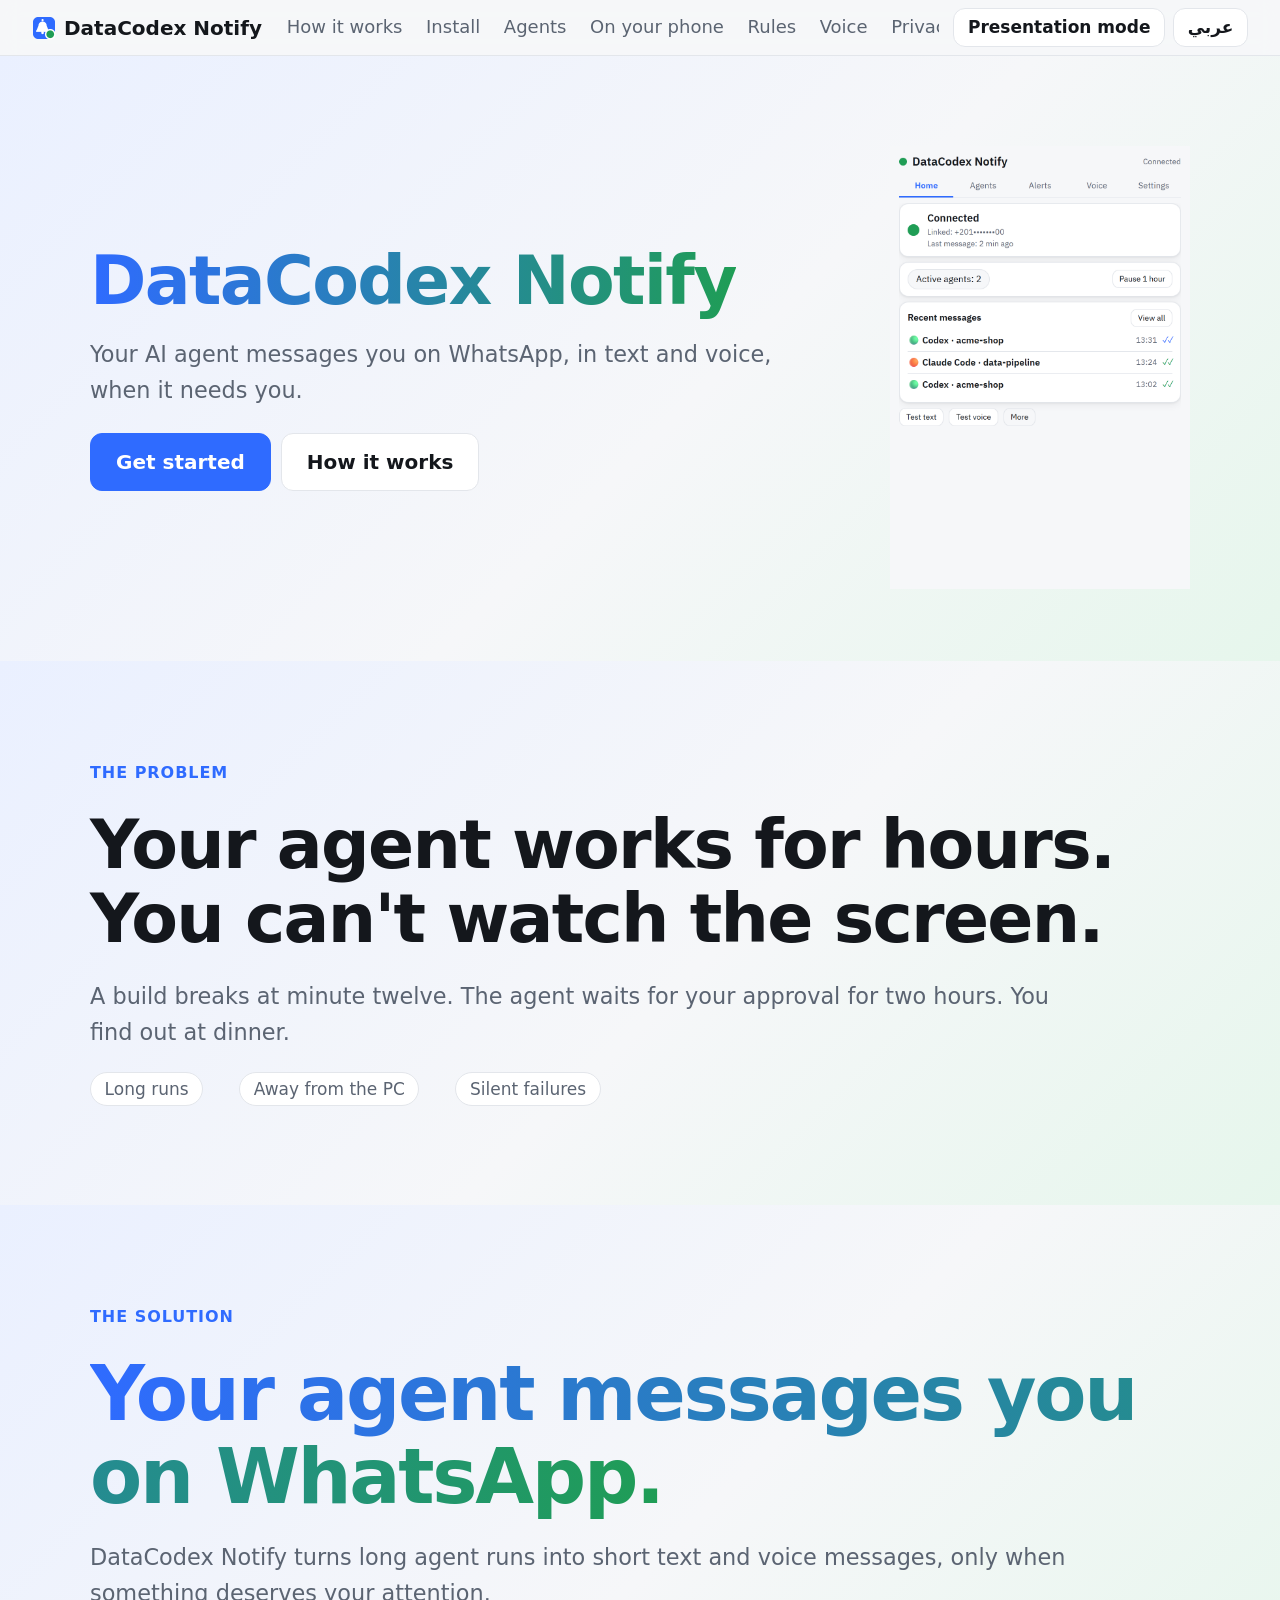
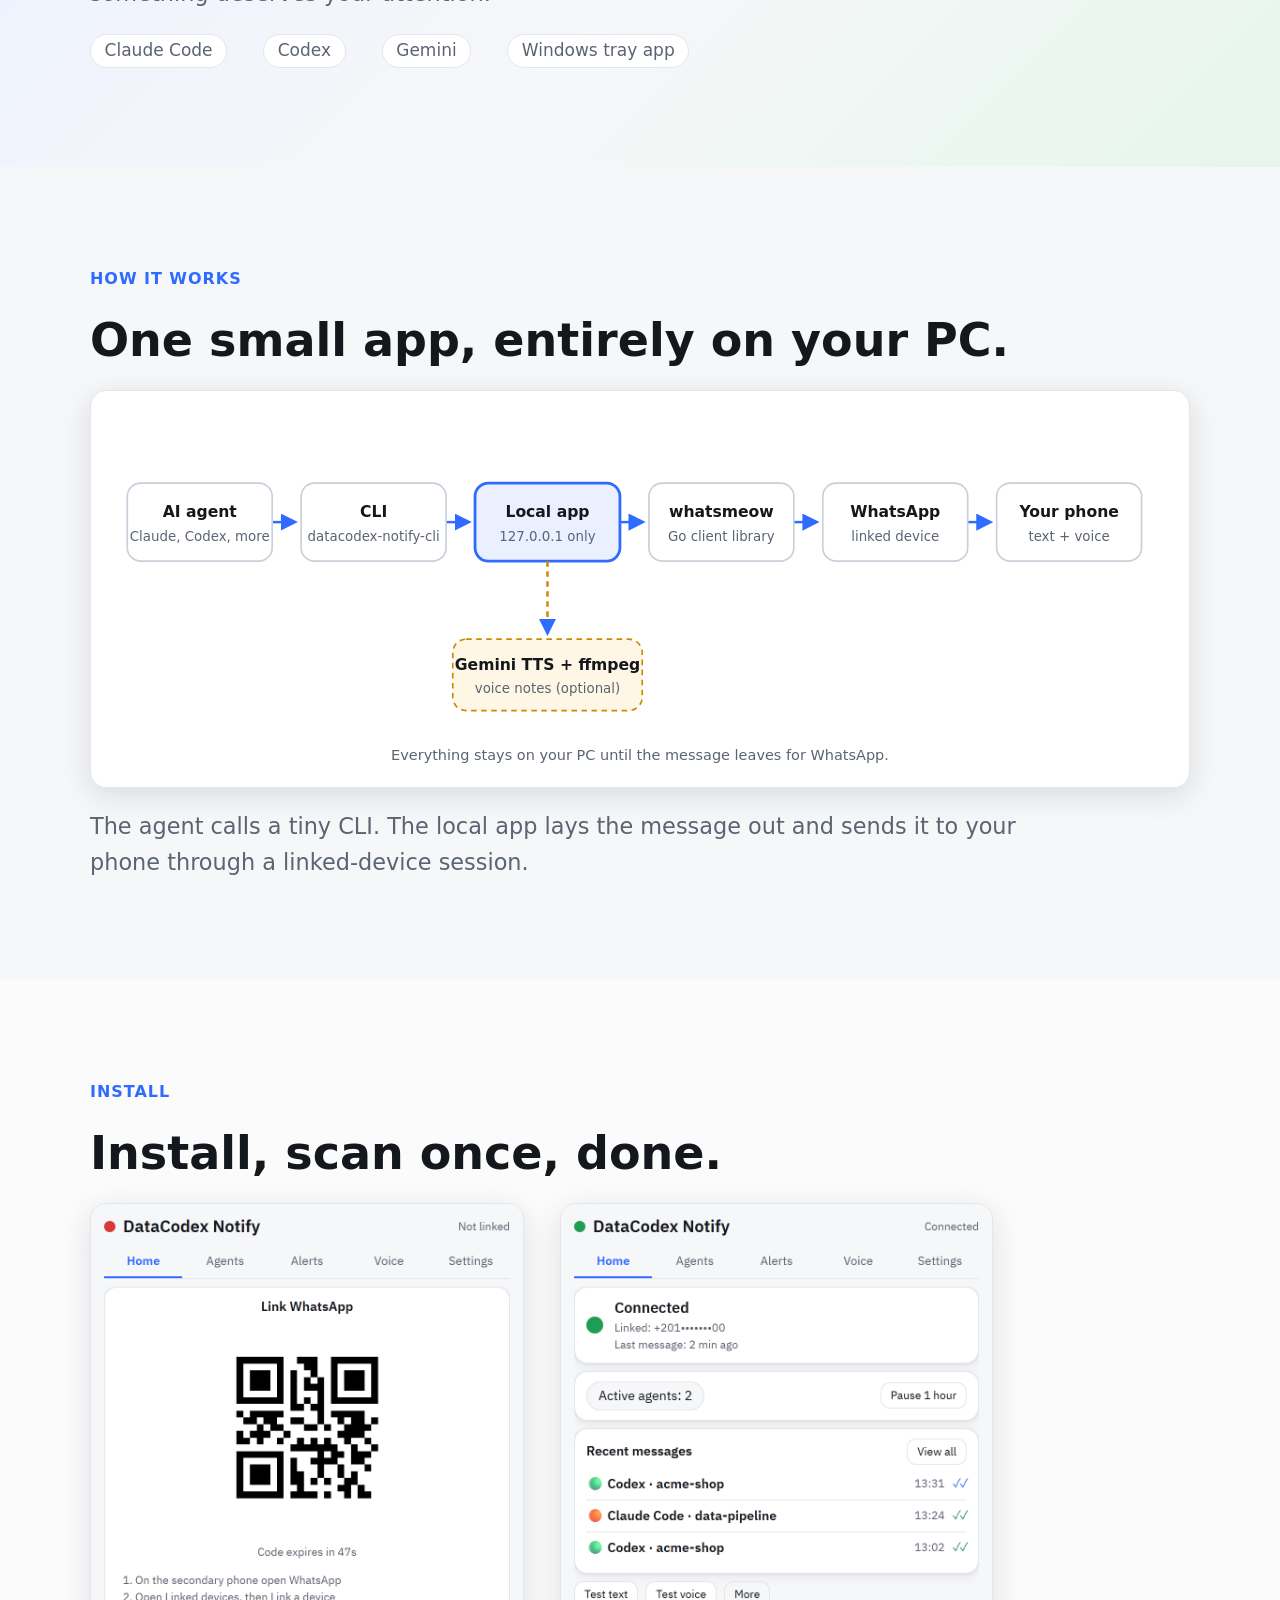
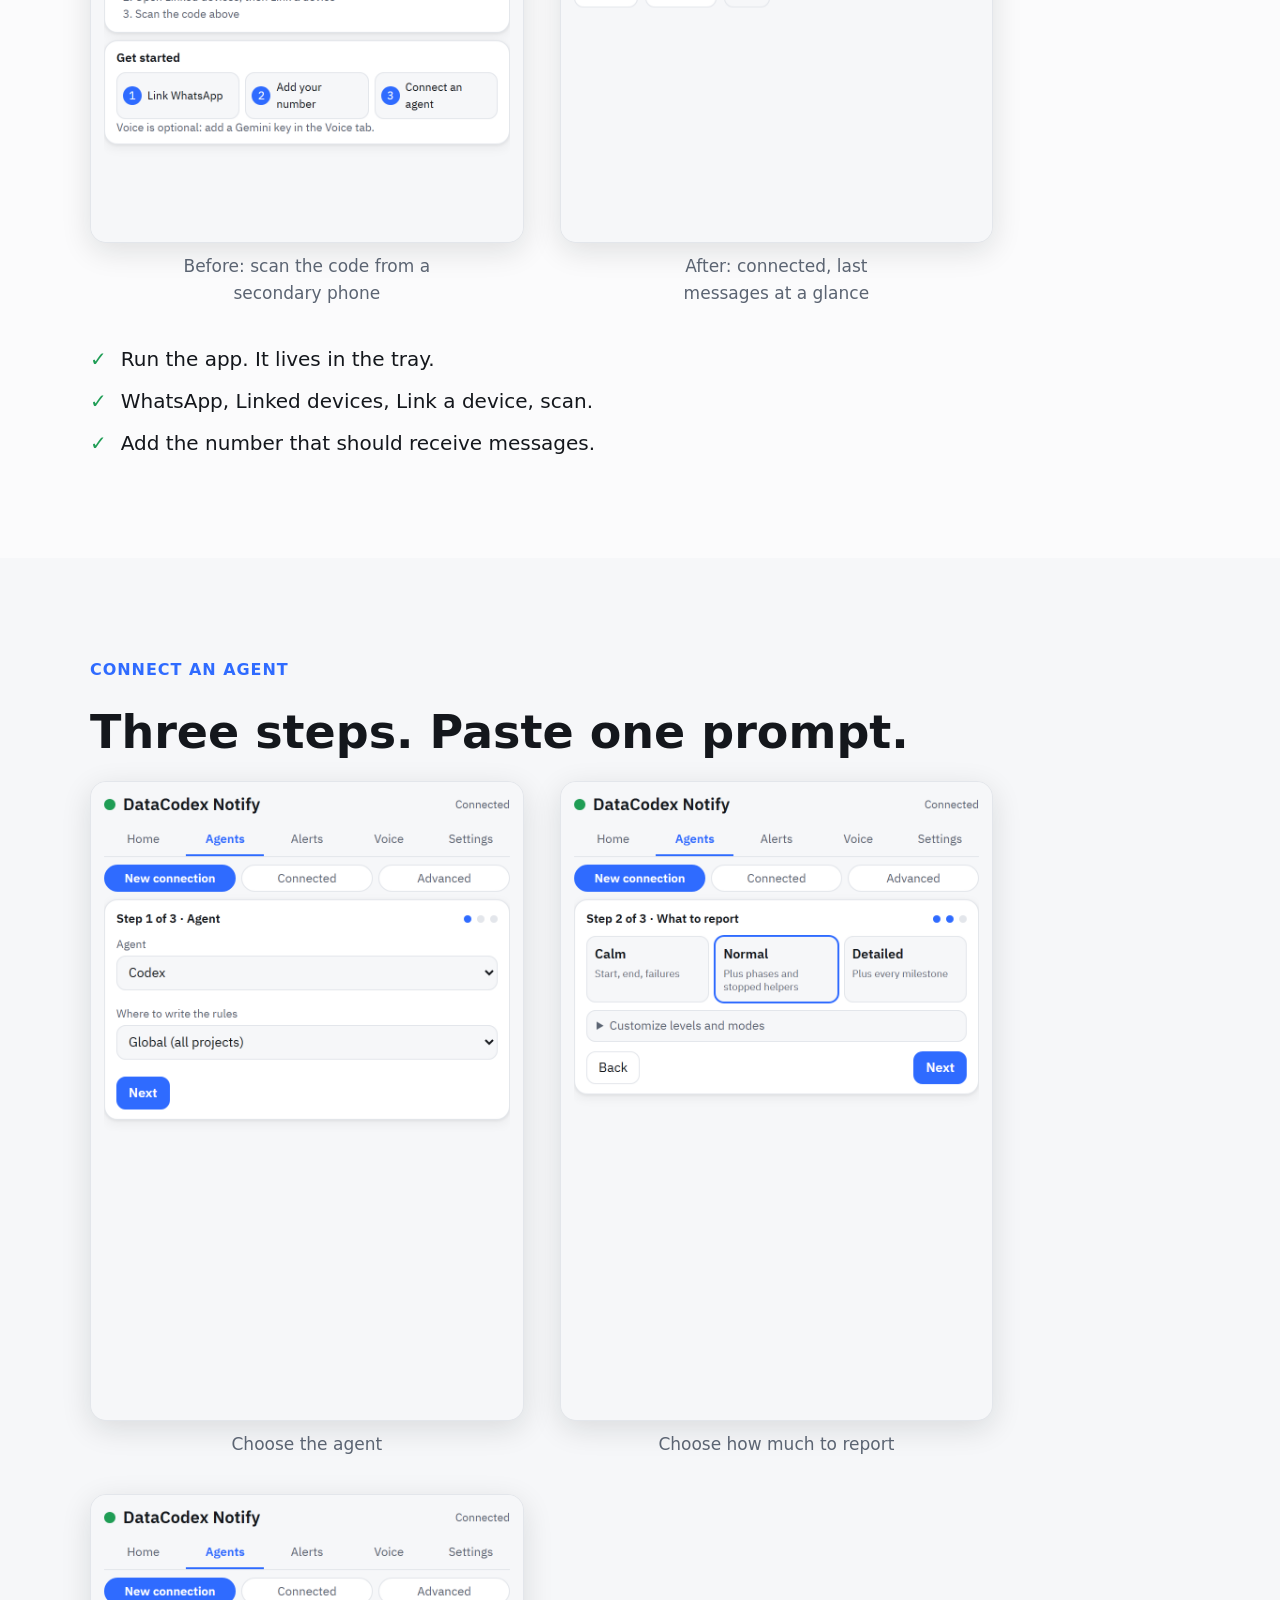
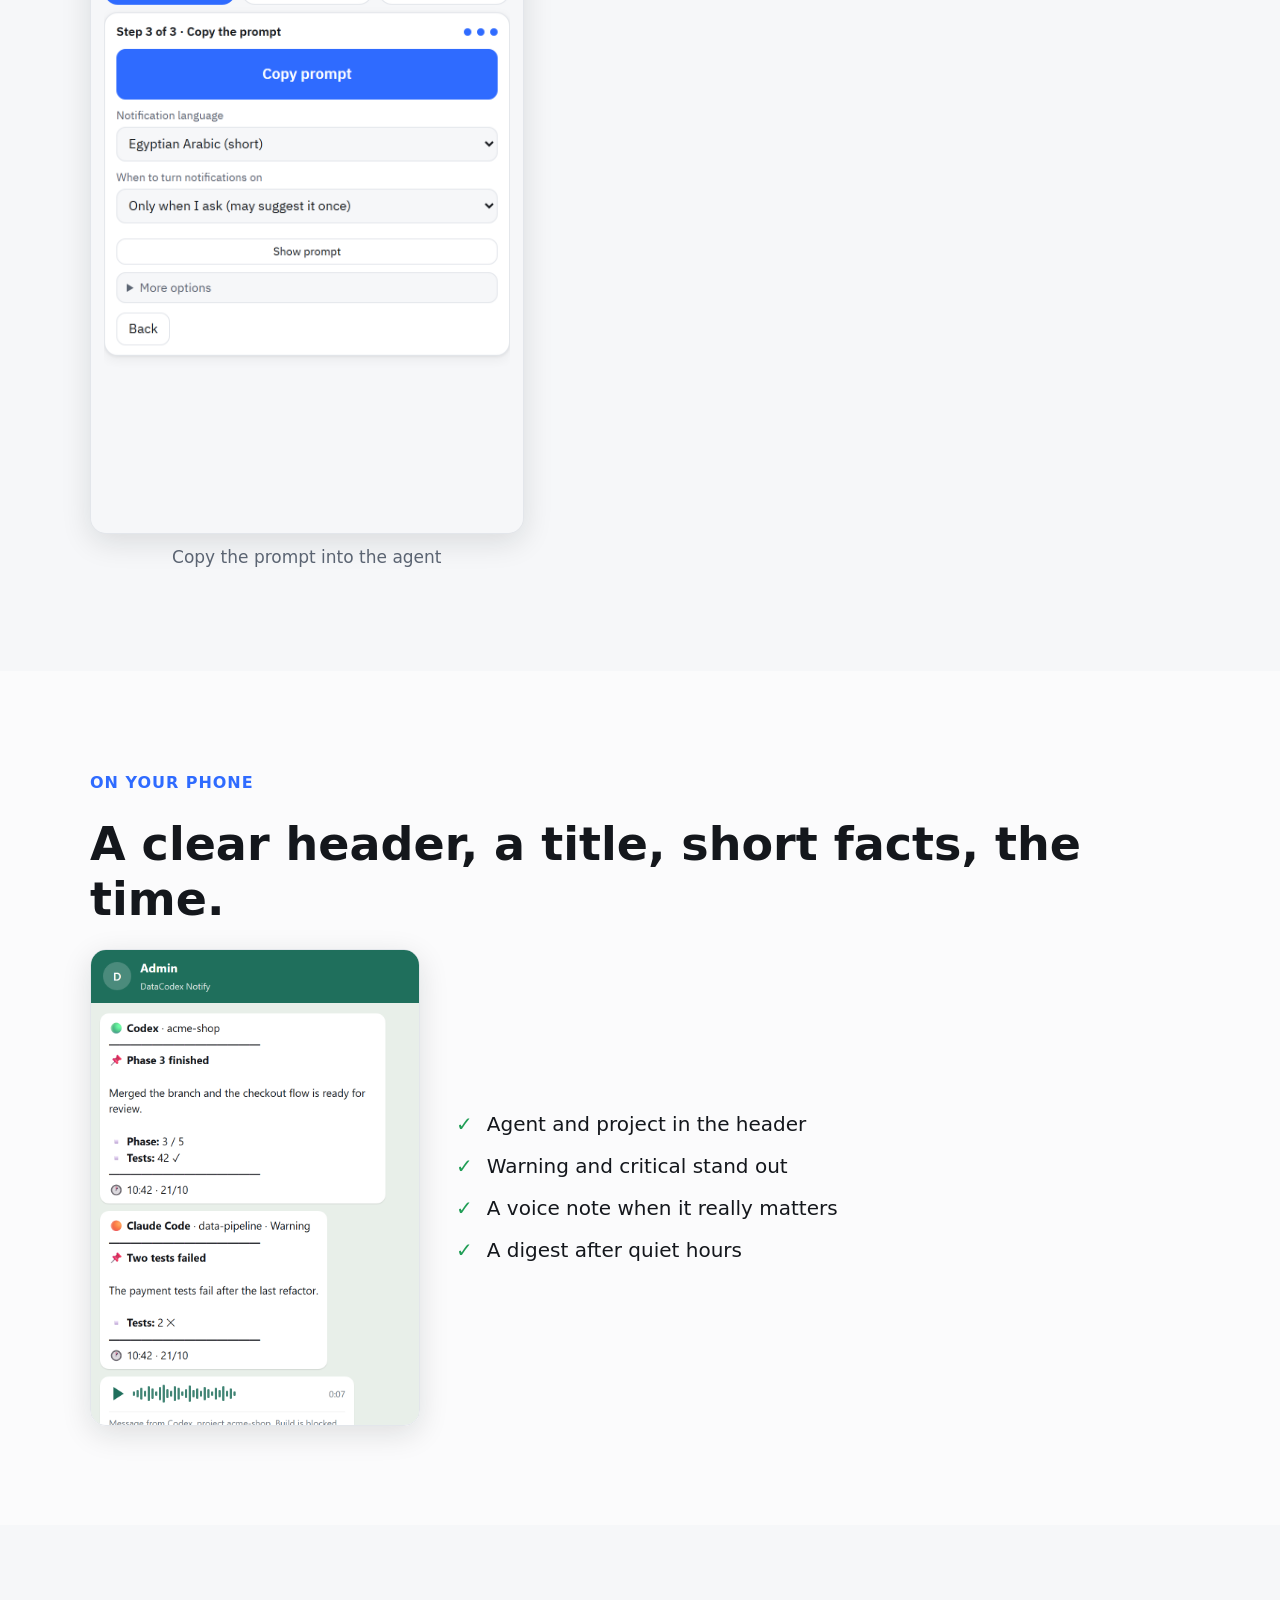
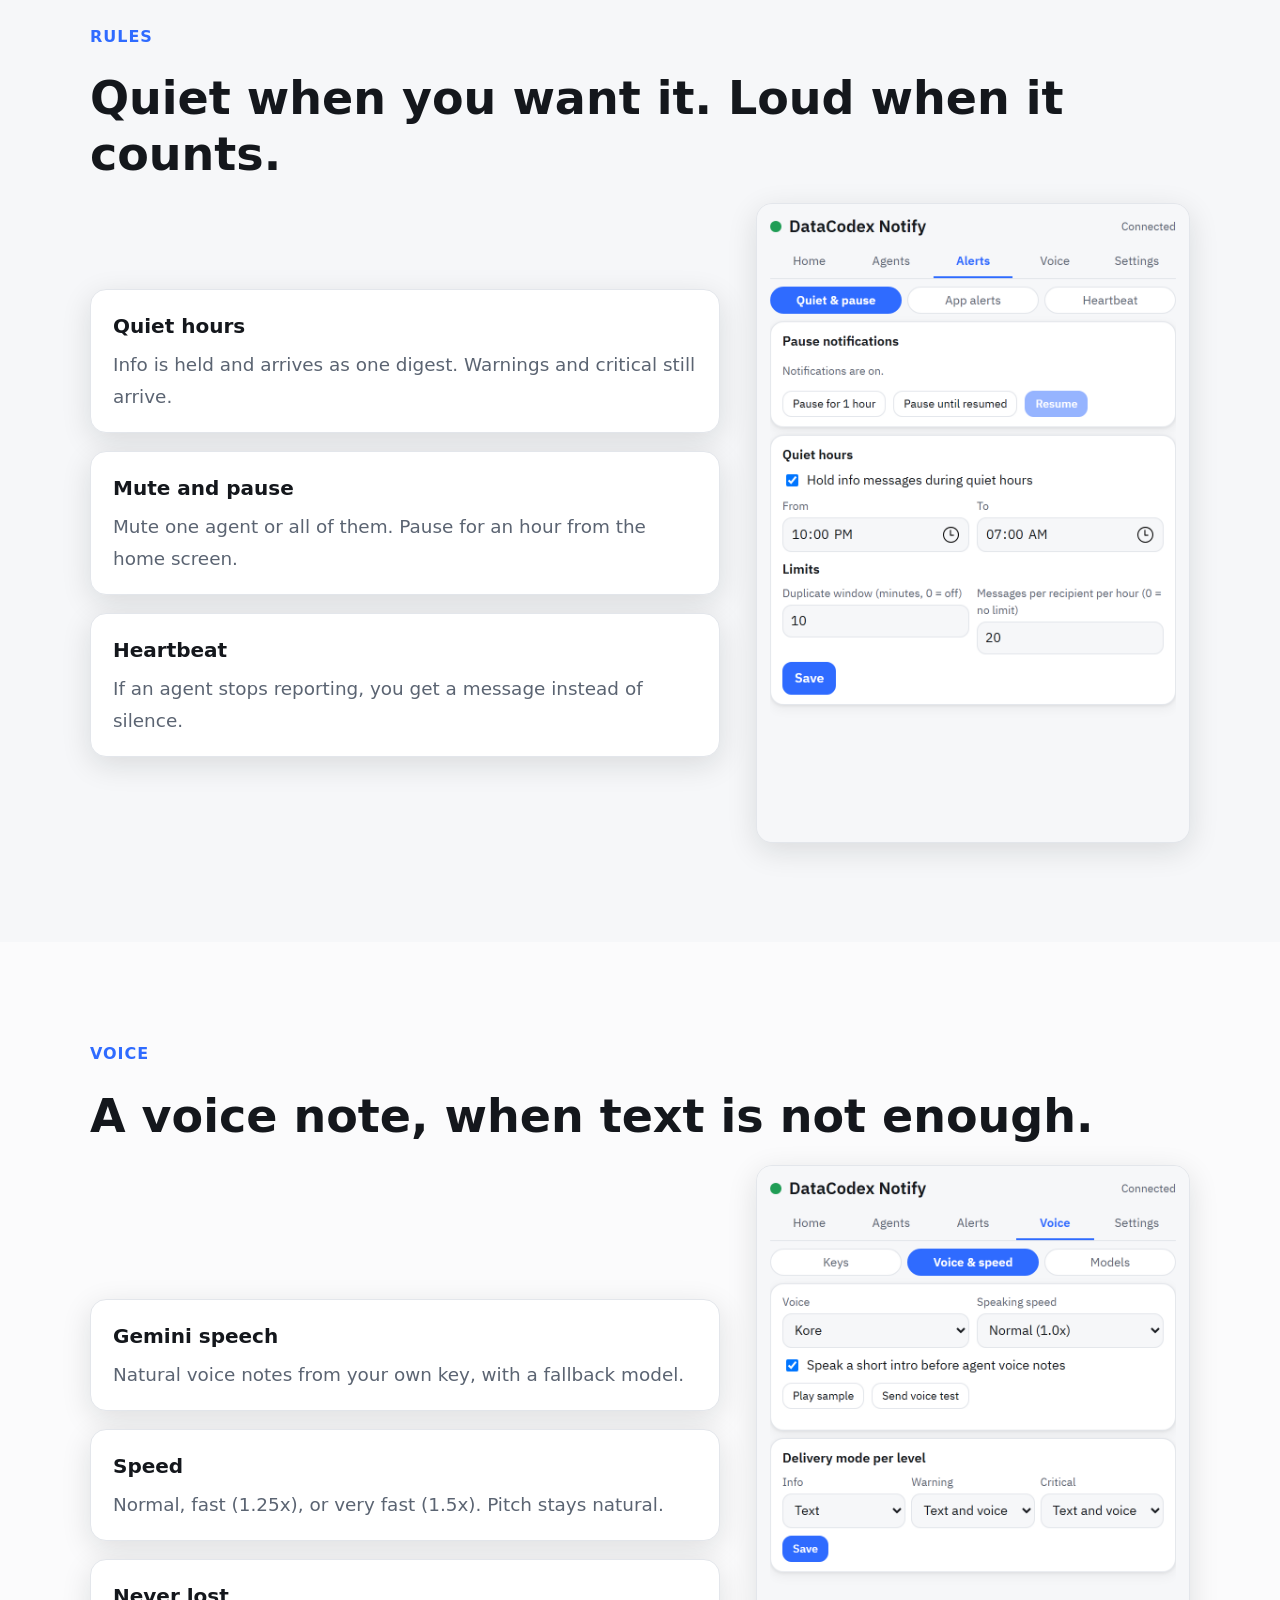
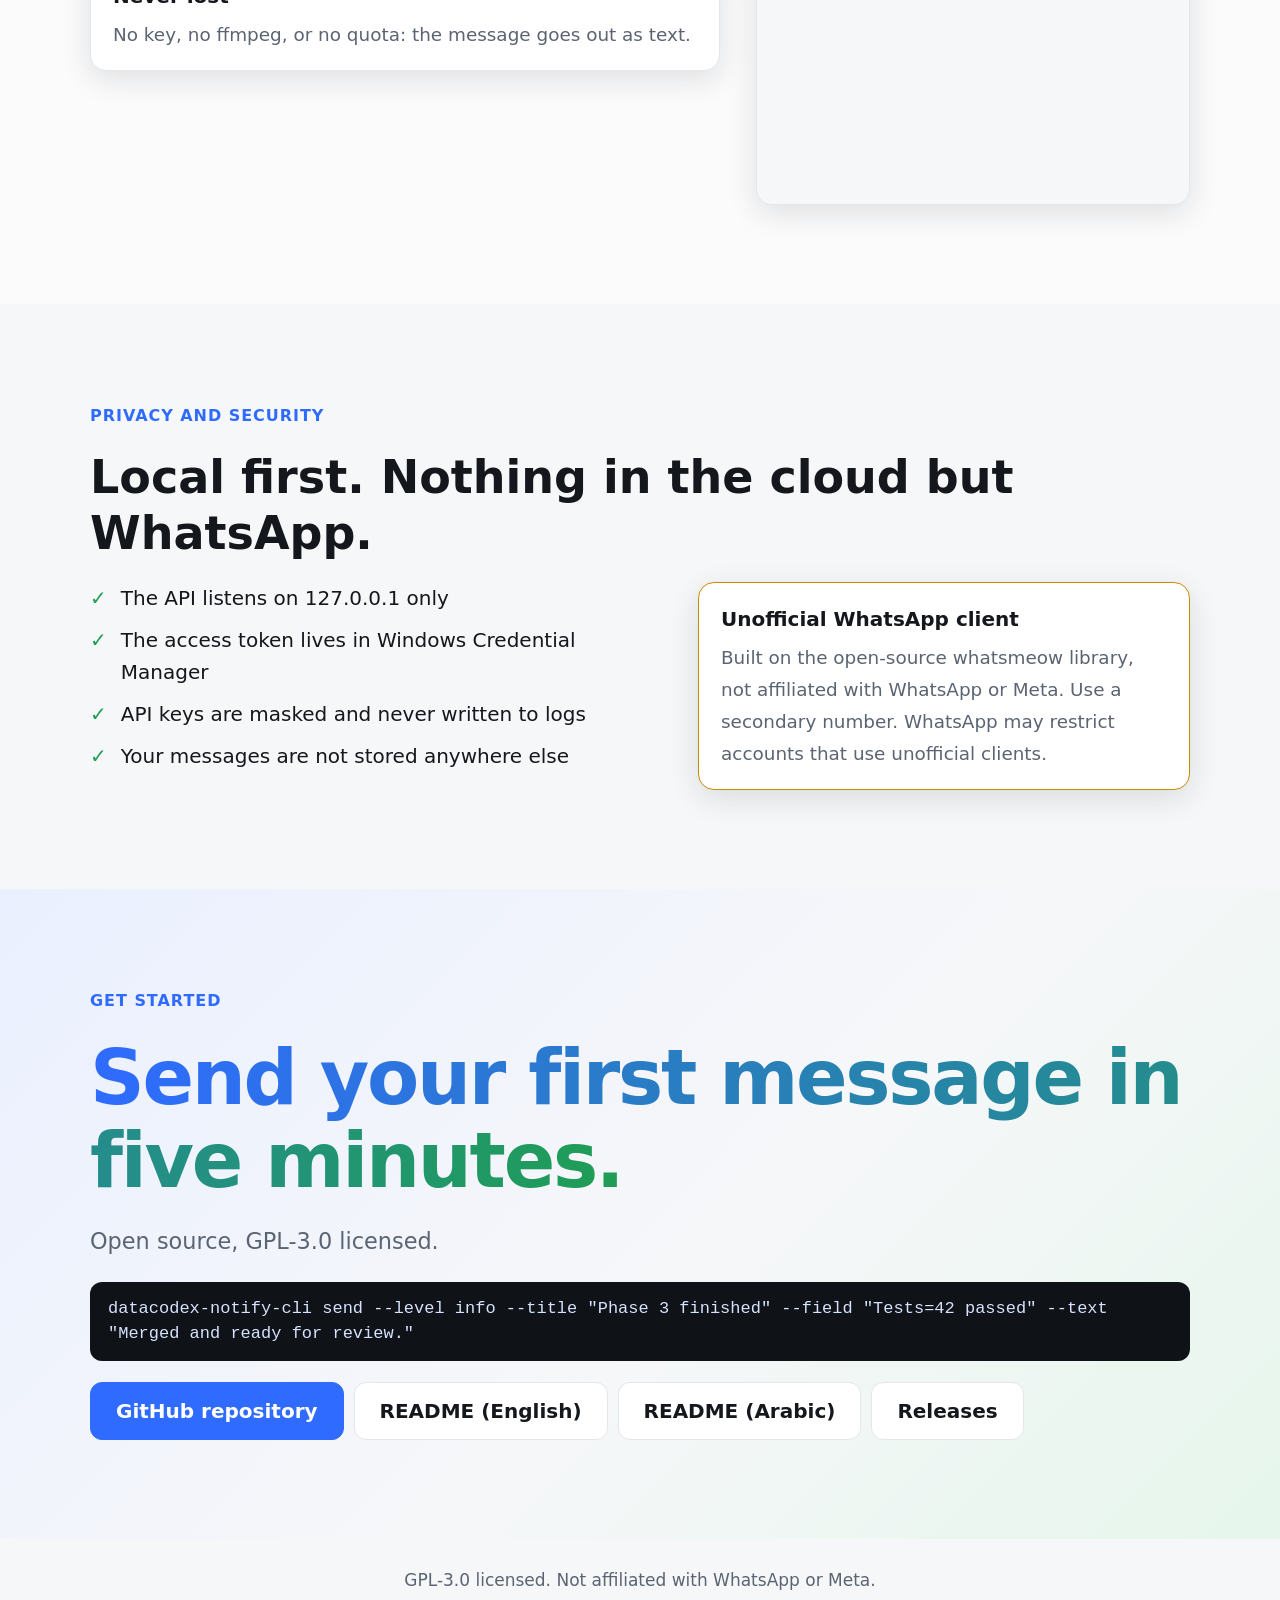
<file: docs/index.html>
<!doctype html>
<html lang="en">
<head>
<meta charset="utf-8">
<meta name="viewport" content="width=device-width, initial-scale=1">
<title>DataCodex Notify</title>
<meta http-equiv="refresh" content="0; url=presentation/">
<script>location.replace("presentation/" + location.search + location.hash);</script>
</head>
<body><p><a href="presentation/">DataCodex Notify</a></p></body>
</html>
</file>
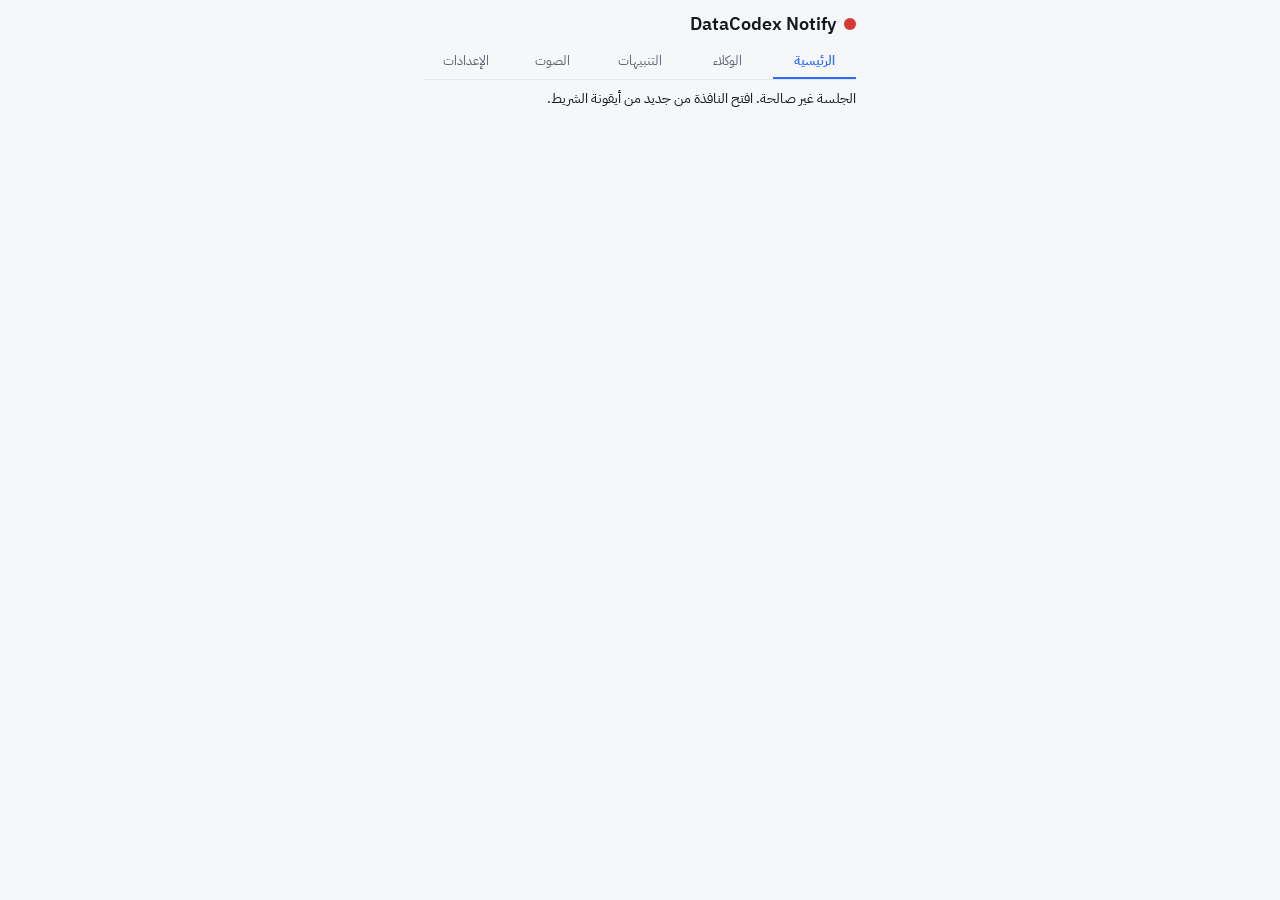
<file: web/index.html>
<!doctype html>
<html lang="ar" dir="rtl">
<head>
<meta charset="utf-8">
<meta name="viewport" content="width=device-width, initial-scale=1">
<meta name="color-scheme" content="light dark">
<title>DataCodex Notify</title>
<link rel="icon" type="image/png" sizes="32x32" href="icons/icon-red-32.png" id="favicon">
<link rel="apple-touch-icon" sizes="256x256" href="icons/icon-red-256.png">
<link rel="manifest" href="manifest.webmanifest">
<meta name="theme-color" content="#2F6BFF">
<link rel="stylesheet" href="app.css">
</head>
<body>
<div class="app">
  <header class="header">
    <span id="state-dot" class="dot dot-red" aria-hidden="true"></span>
    <h1 class="title">DataCodex Notify</h1>
    <span id="state-label" class="state-label"></span>
  </header>

  <nav class="tabs" role="tablist">
    <button class="tab active" role="tab" data-tab="home" data-i18n="tabs.home" type="button"></button>
    <button class="tab" role="tab" data-tab="agents" data-i18n="tabs.agents" type="button"></button>
    <button class="tab" role="tab" data-tab="alerts" data-i18n="tabs.alerts" type="button"></button>
    <button class="tab" role="tab" data-tab="voice" data-i18n="tabs.voice" type="button"></button>
    <button class="tab" role="tab" data-tab="settings" data-i18n="tabs.settings" type="button"></button>
  </nav>

  <main class="content">
    <section id="view-home" class="view" role="tabpanel"></section>
    <section id="view-agents" class="view" role="tabpanel" hidden></section>
    <section id="view-alerts" class="view" role="tabpanel" hidden></section>
    <section id="view-voice" class="view" role="tabpanel" hidden></section>
    <section id="view-settings" class="view" role="tabpanel" hidden></section>
    <section id="view-session" class="view" role="alert" hidden></section>
  </main>
</div>
<div id="toast" class="toast" role="status" aria-live="polite" hidden></div>
<script type="module" src="js/app.js"></script>
</body>
</html>
</file>
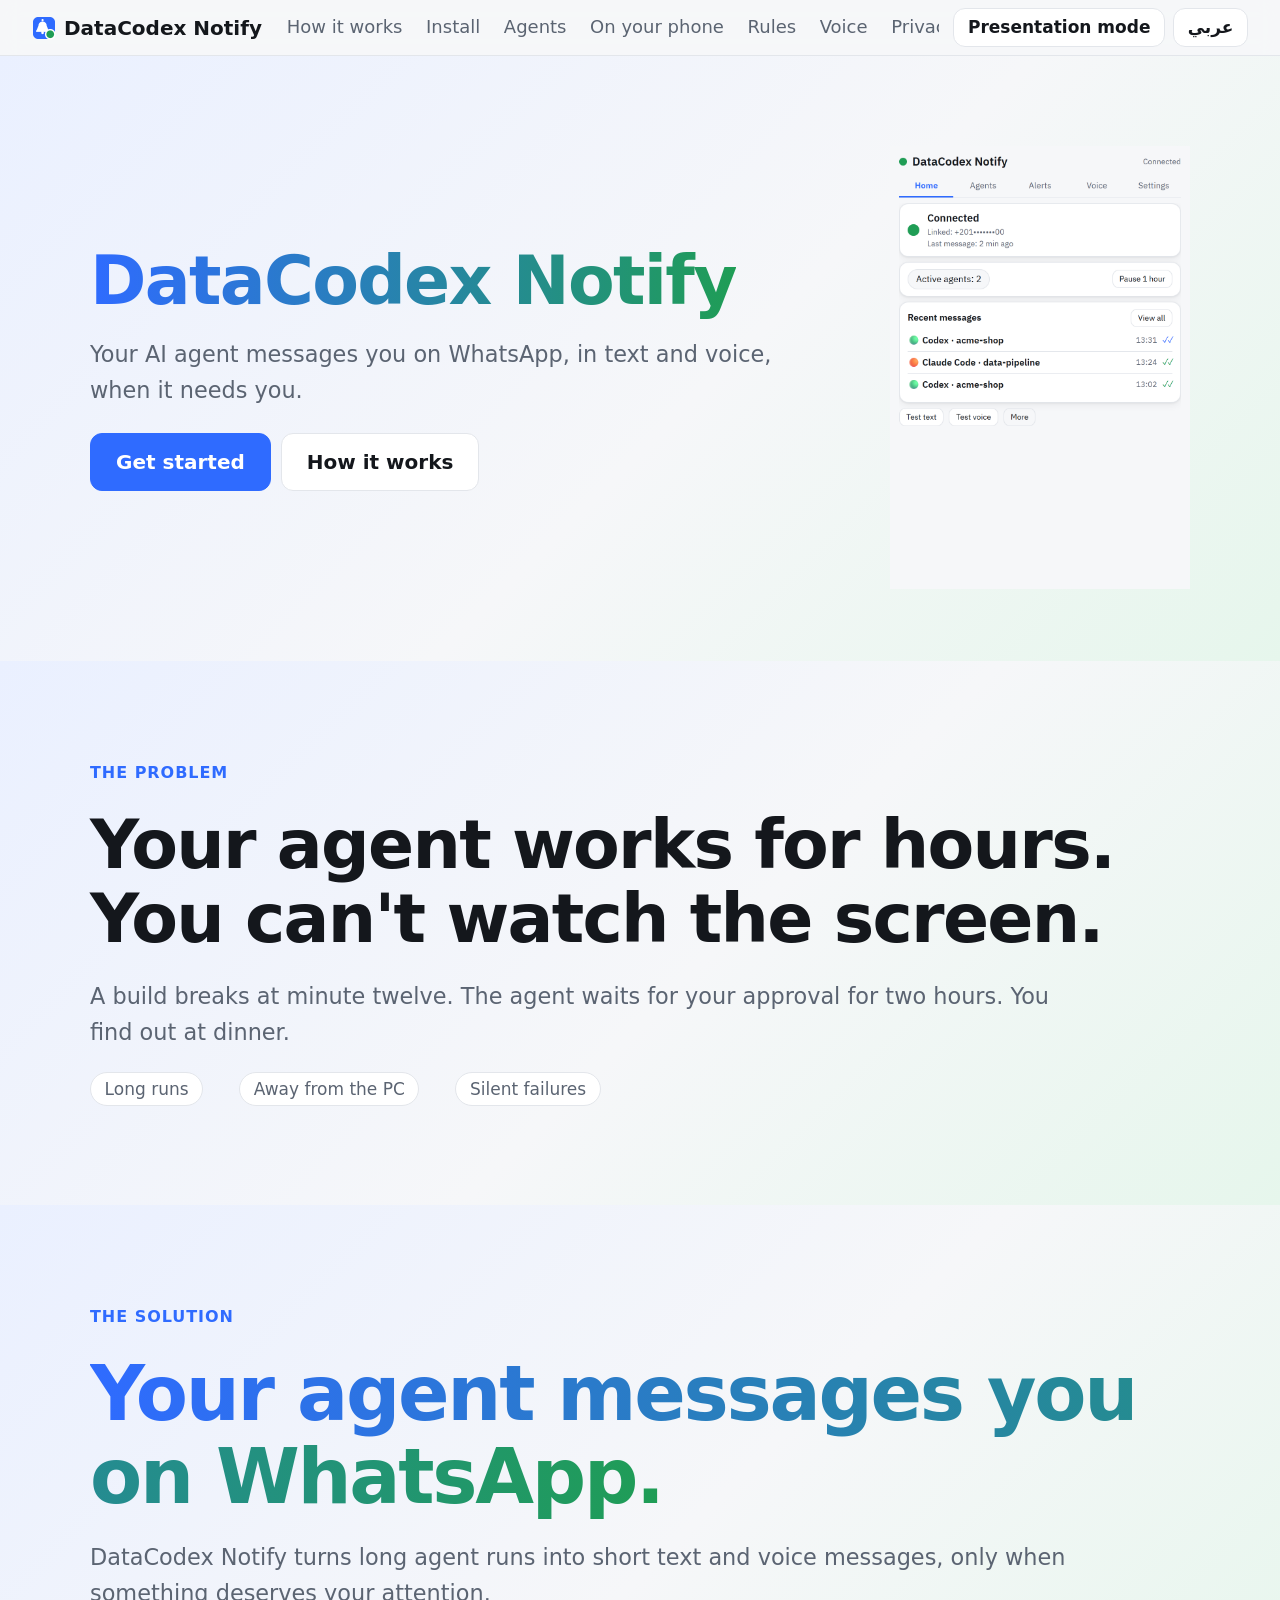
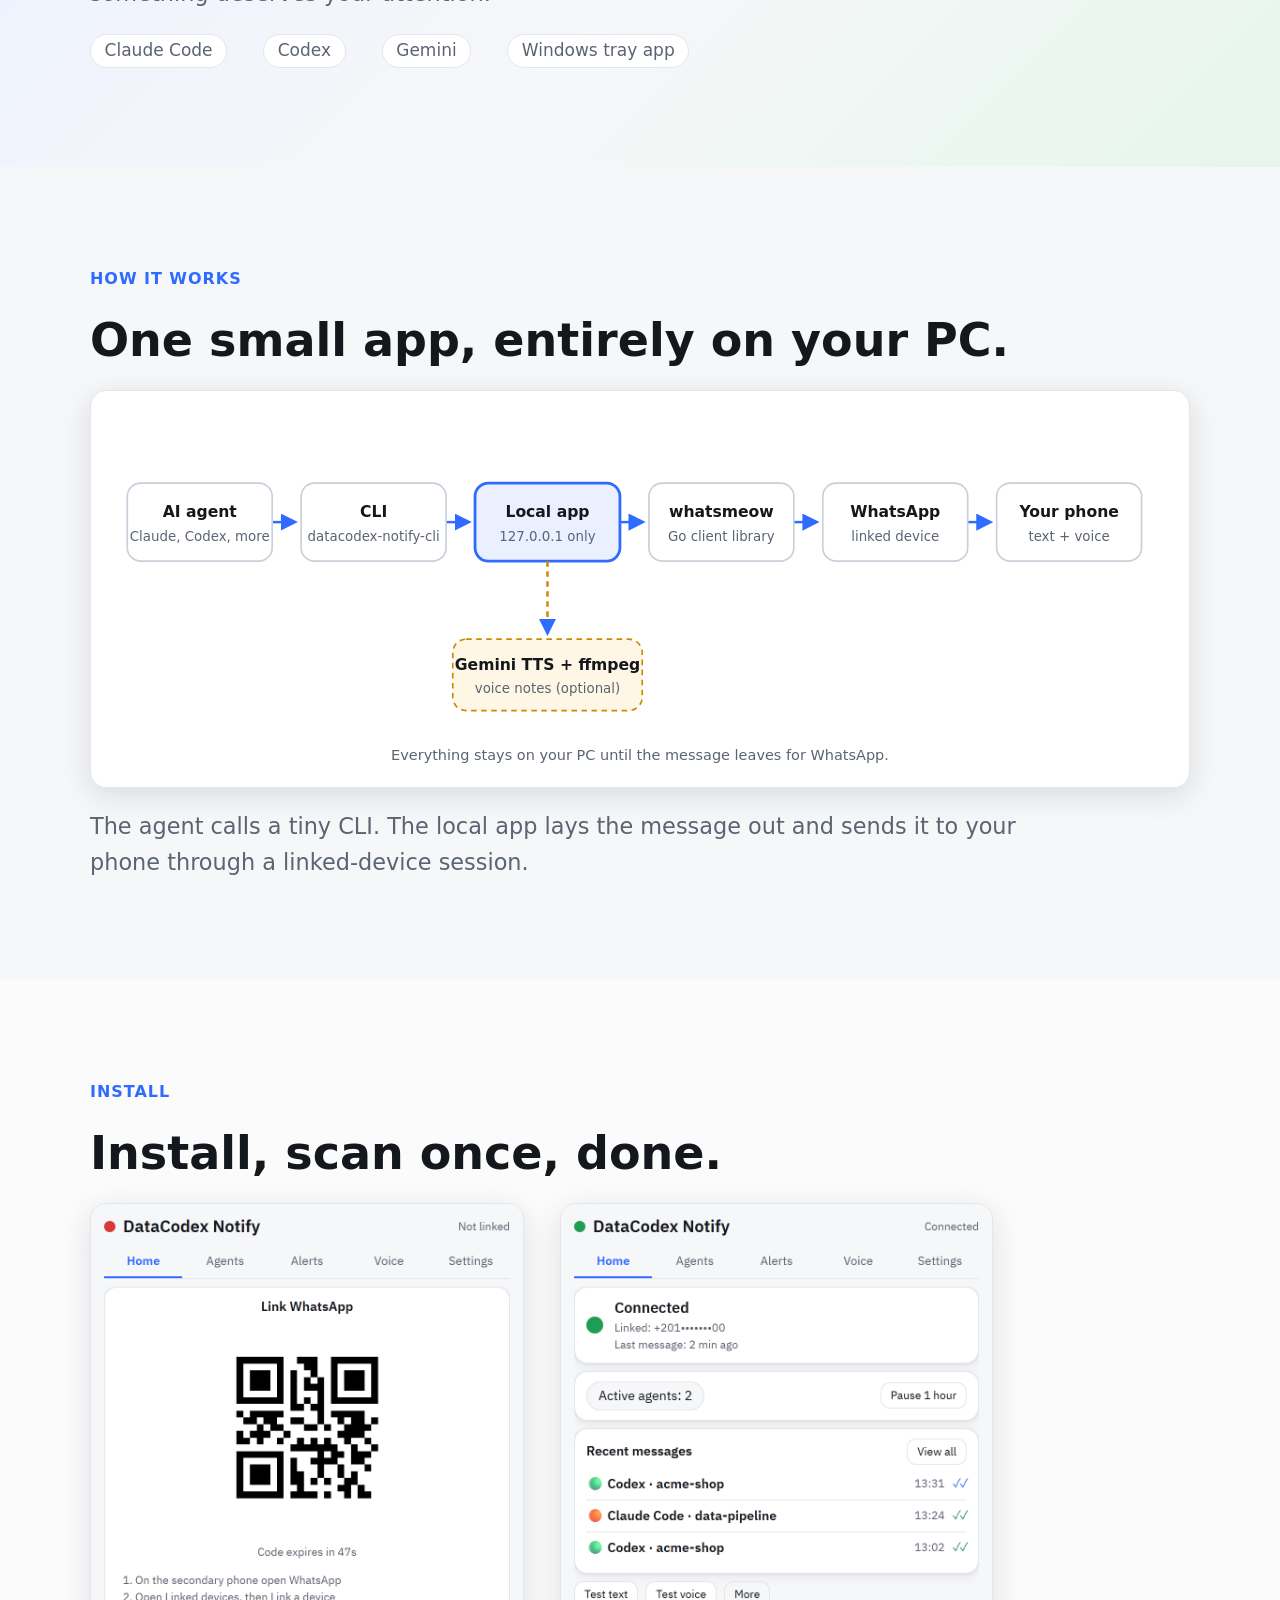
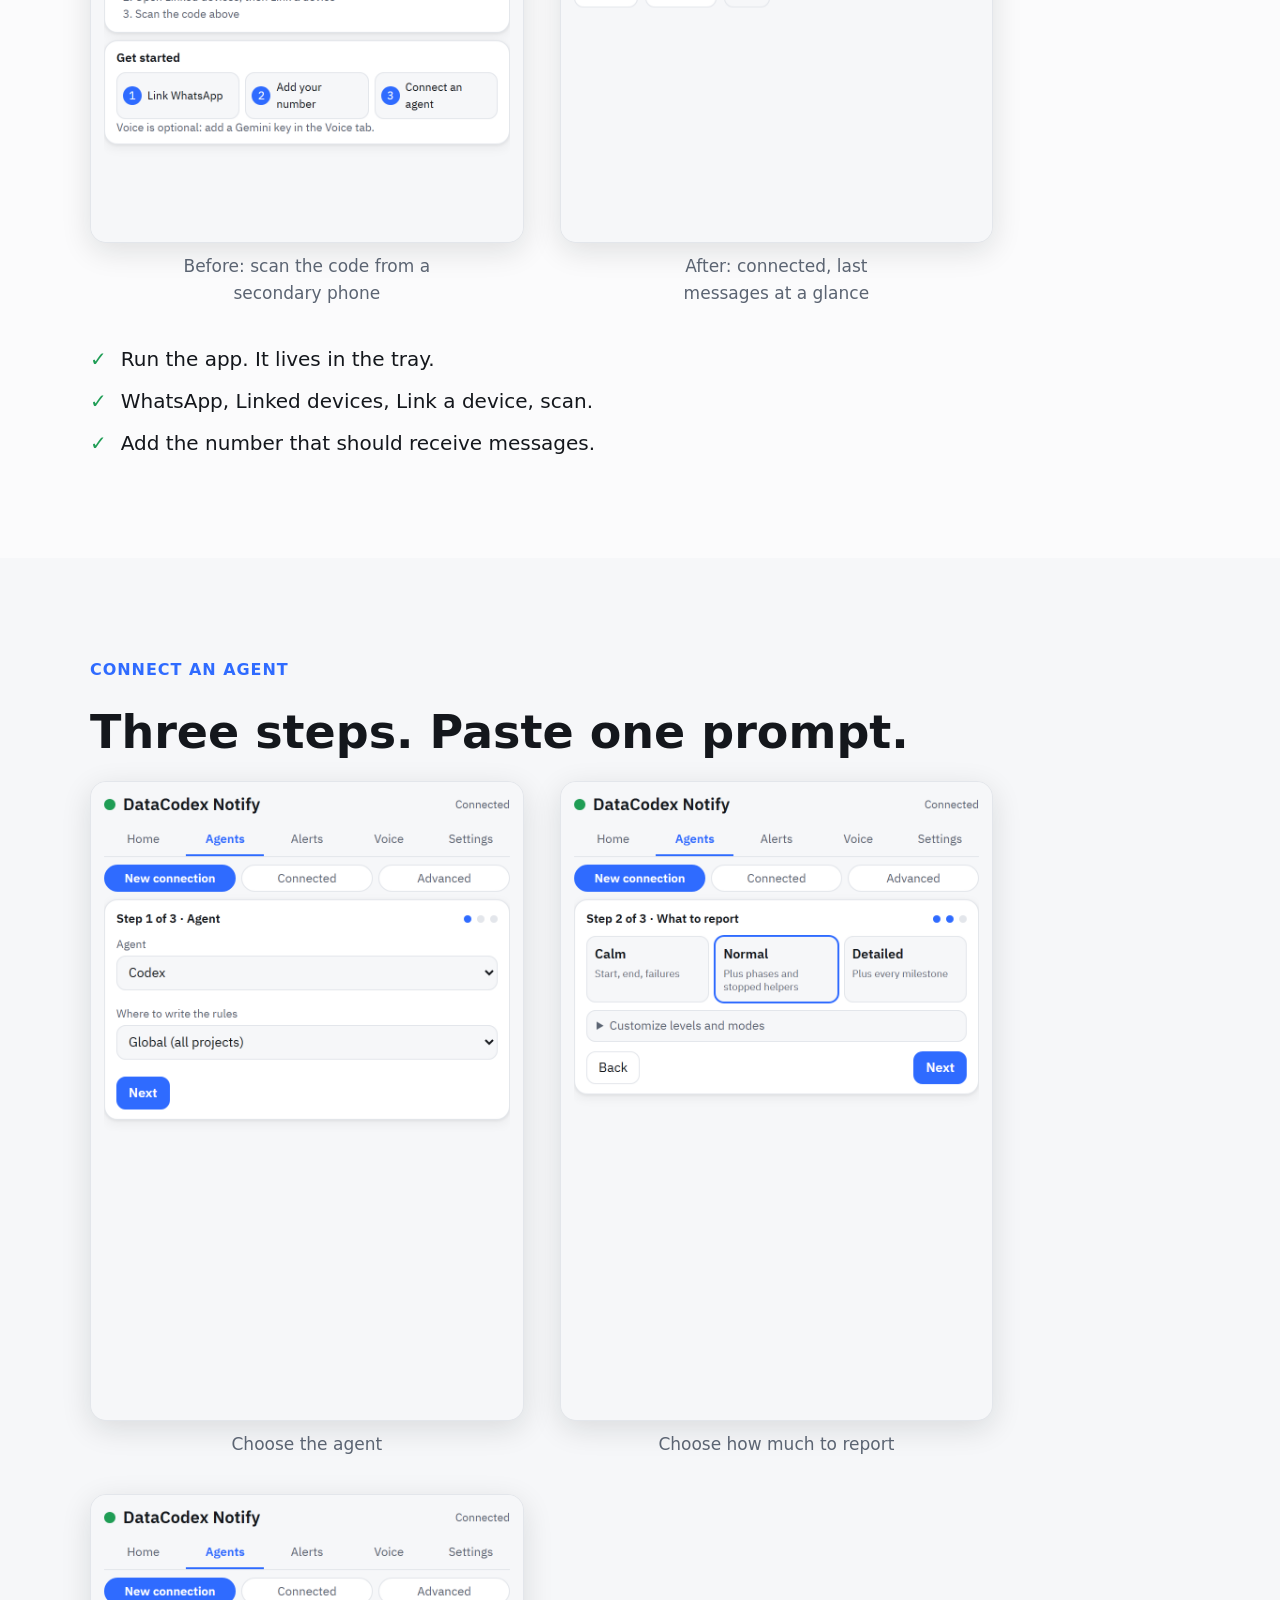
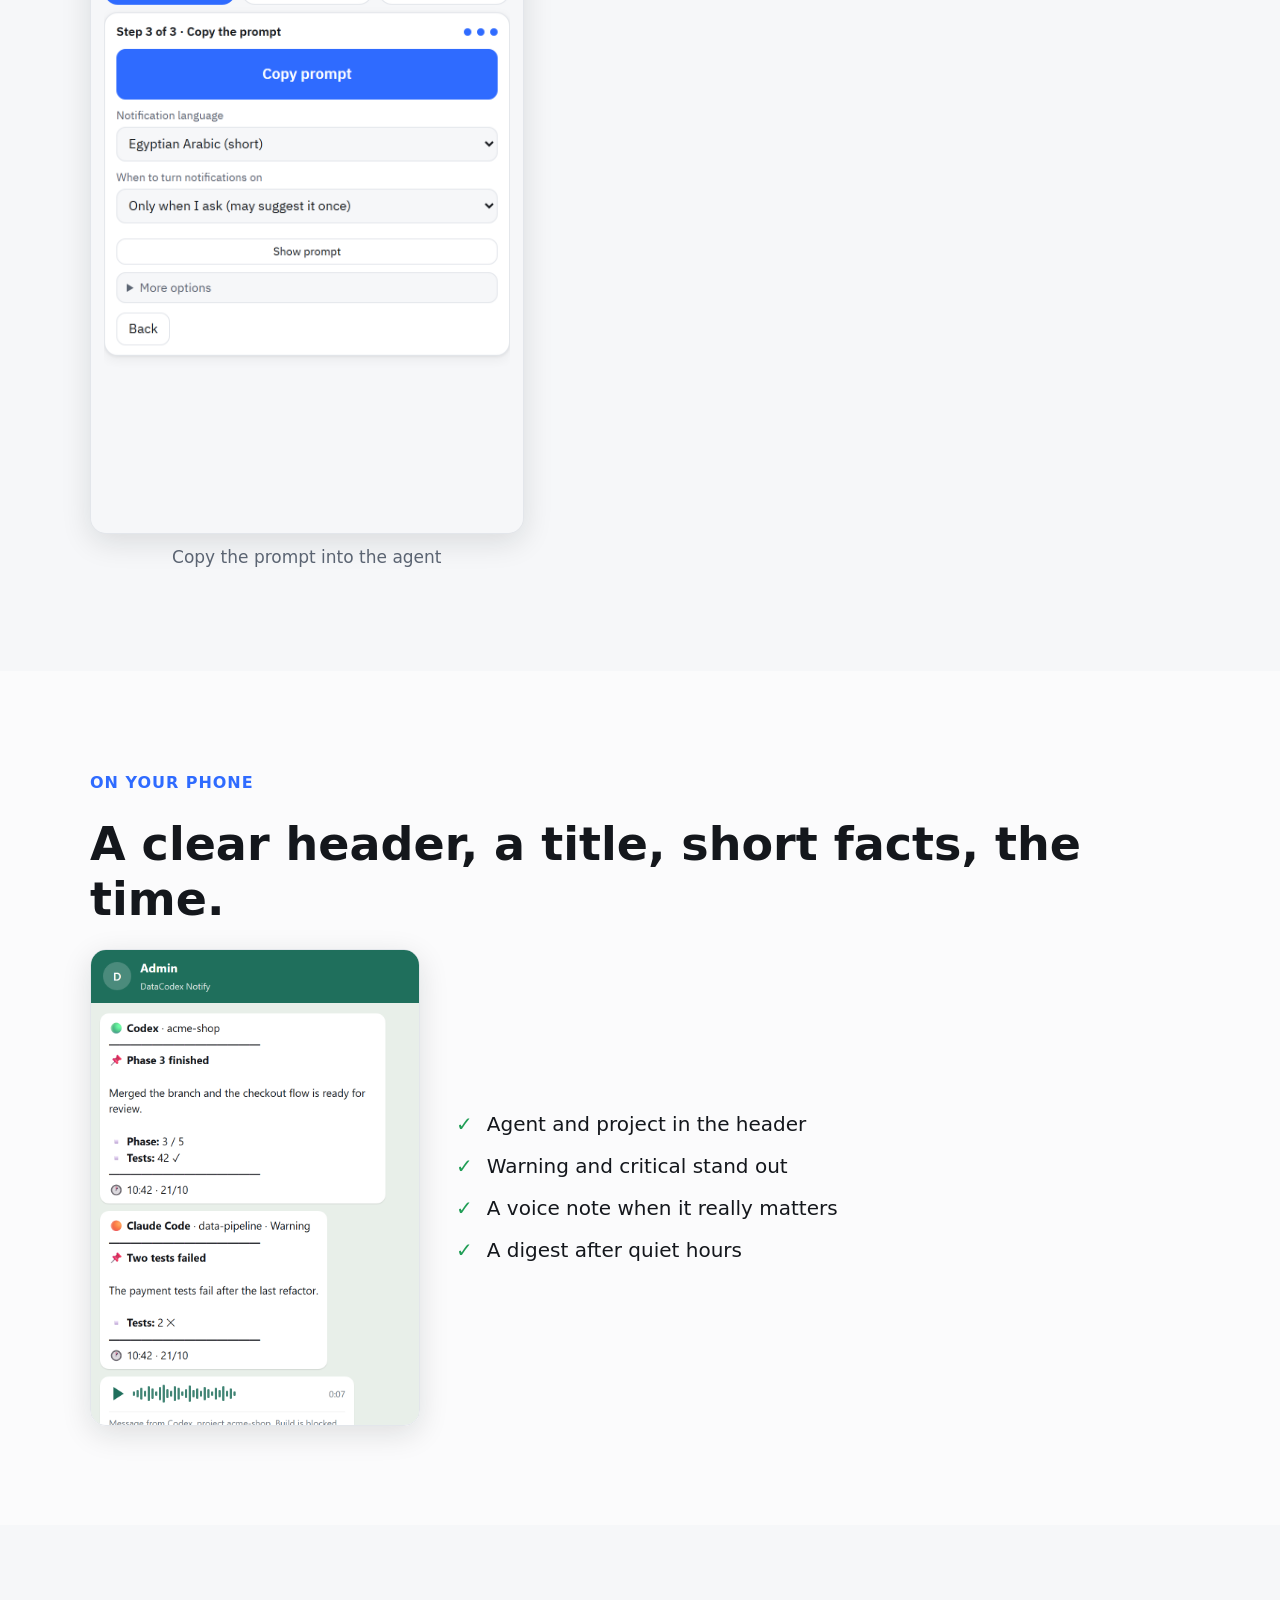
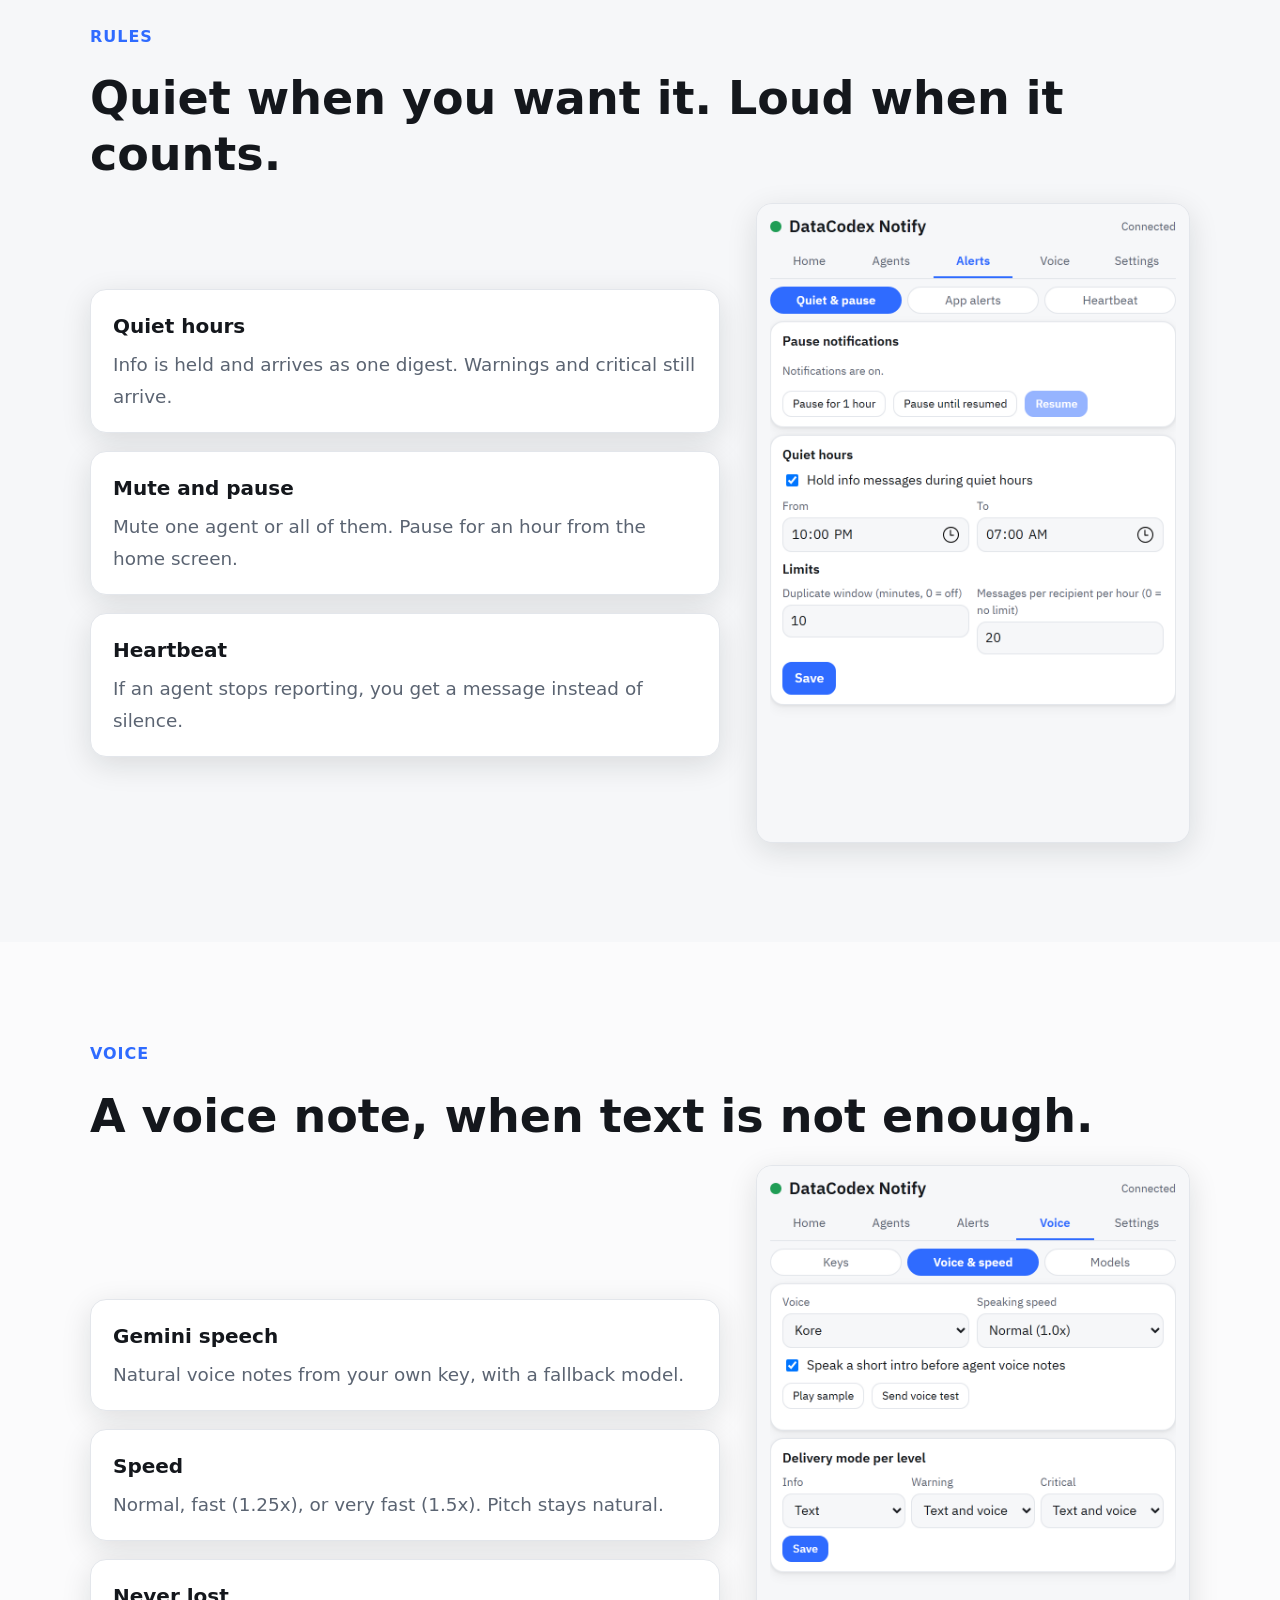
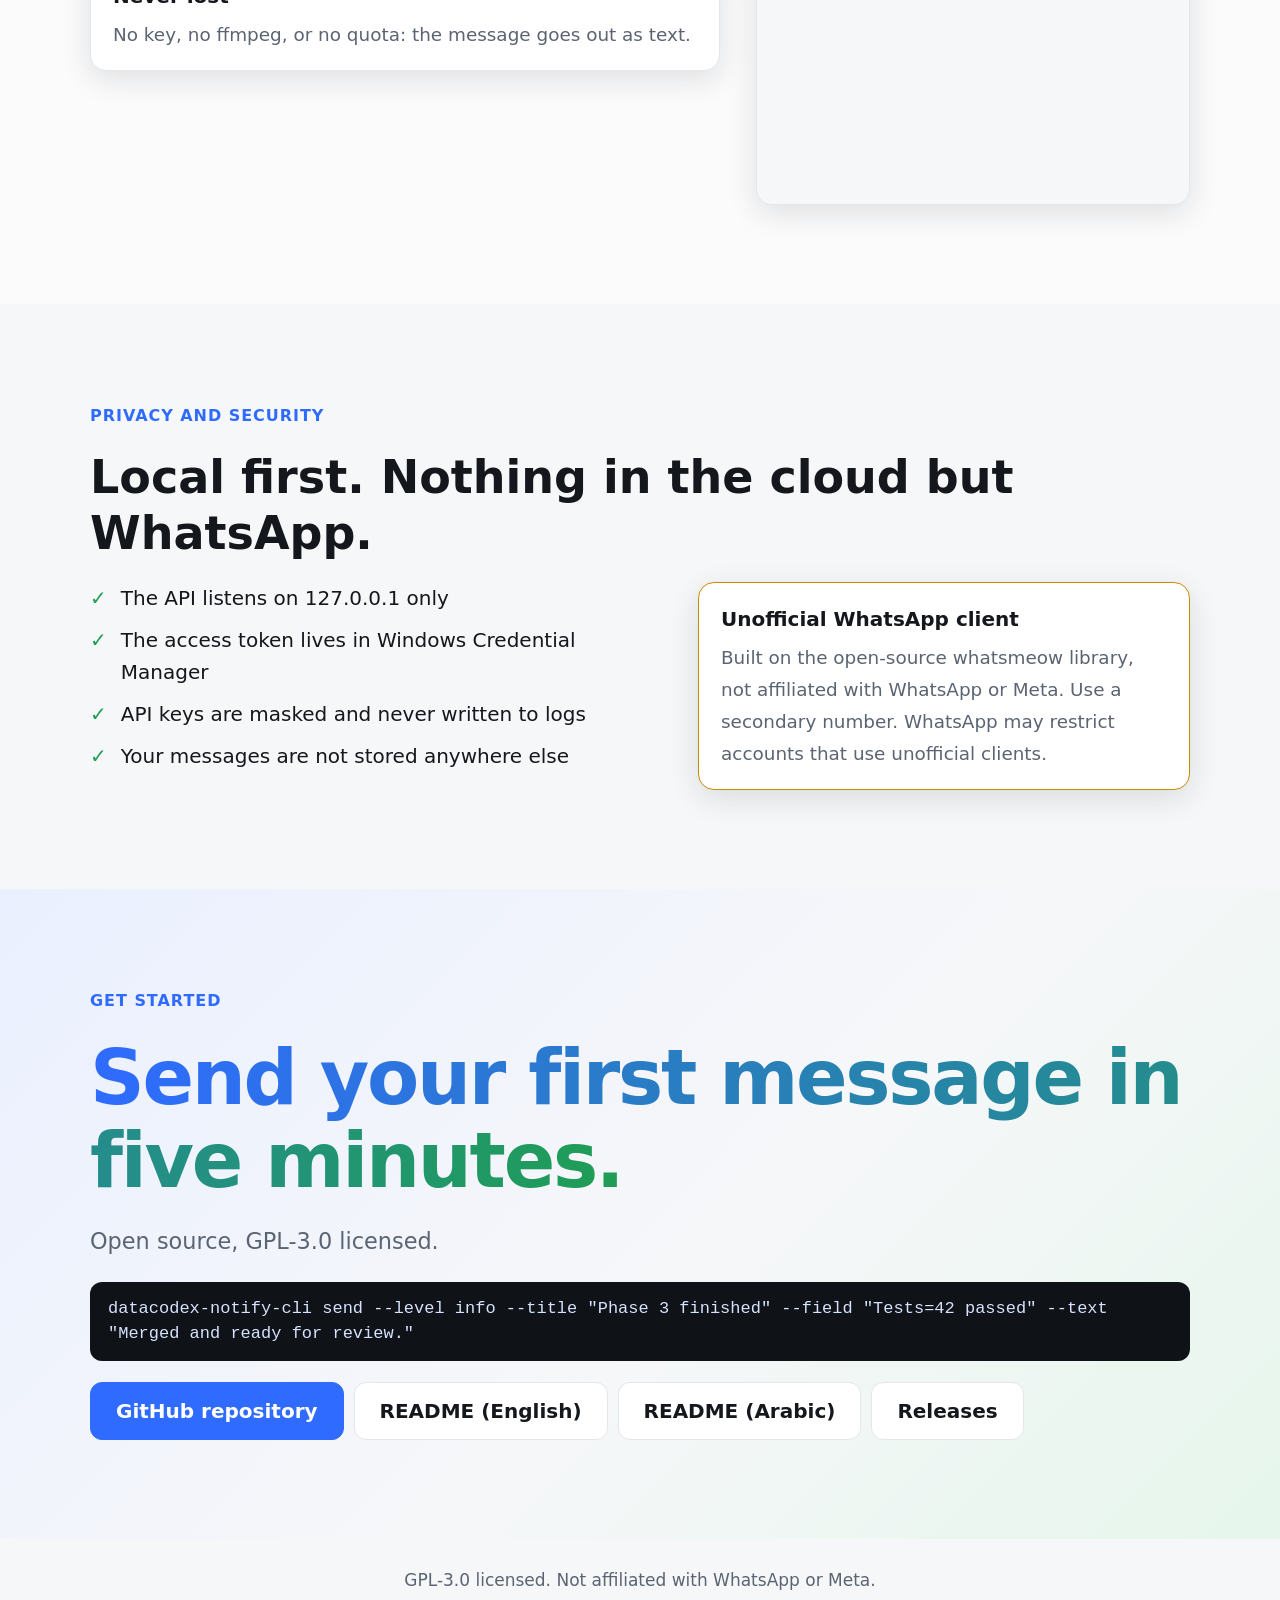
<file: docs/presentation/index.html>
<!doctype html>
<html lang="en" dir="ltr">
<head>
<meta charset="utf-8">
<meta name="viewport" content="width=device-width, initial-scale=1">
<meta name="color-scheme" content="light dark">
<title>DataCodex Notify</title>
<link rel="icon" type="image/png" href="../assets/icons/icon-green-32.png">
<style>
:root{--bg:#f6f7f9;--surface:#fff;--text:#14171c;--muted:#5b6472;--accent:#2f6bff;--accent-2:#1f9d55;--warn:#c98a00;--danger:#d93838;--border:#e3e6eb;--hero:linear-gradient(135deg,#eaf0ff 0%,#f6f7f9 55%,#e6f6ec 100%);--shadow:0 8px 30px rgba(20,23,28,.12);--nav-h:56px}
@media (prefers-color-scheme:dark){:root{--bg:#0f1216;--surface:#171b21;--text:#e8ebf0;--muted:#9aa3b2;--accent:#5a8bff;--accent-2:#34c26f;--warn:#e3a82b;--danger:#f06262;--border:#262c35;--hero:linear-gradient(135deg,#16213f 0%,#0f1216 55%,#12261b 100%);--shadow:0 8px 30px rgba(0,0,0,.5)}}
*{box-sizing:border-box}
html{scroll-behavior:smooth;scroll-padding-top:calc(var(--nav-h) + 12px)}
body{margin:0;background:var(--bg);color:var(--text);font:400 clamp(16px,.55vw + 14px,20px)/1.6 "IBM Plex Sans Arabic","Segoe UI",system-ui,sans-serif}
a{color:var(--accent)}
img{max-width:100%}
h1{font-size:clamp(34px,6vw,68px);line-height:1.1;margin:0;letter-spacing:-.025em}
h2{font-size:clamp(26px,4vw,46px);line-height:1.2;margin:0}
p{margin:0;max-width:44em}
.kicker{color:var(--accent);font-weight:600;font-size:.8em;letter-spacing:.06em;text-transform:uppercase}
[dir=rtl] .kicker{letter-spacing:0}
.lead{color:var(--muted);font-size:1.12em}
.btn{display:inline-flex;align-items:center;border-radius:12px;border:1px solid var(--border);background:var(--surface);padding:.6em 1.25em;color:var(--text);text-decoration:none;font:inherit;font-weight:600;cursor:pointer}
.btn.primary{background:var(--accent);border-color:var(--accent);color:#fff}
.btn:focus-visible,a:focus-visible,button:focus-visible{outline:3px solid var(--accent);outline-offset:2px}

/* ---- top navigation */
.top{position:sticky;top:0;z-index:20;display:flex;align-items:center;gap:14px;height:var(--nav-h);padding:0 clamp(12px,3vw,32px);background:color-mix(in srgb,var(--bg) 88%,transparent);backdrop-filter:blur(10px);border-bottom:1px solid var(--border)}
.brand{display:flex;align-items:center;gap:8px;font-weight:700;color:var(--text);text-decoration:none;white-space:nowrap}
.brand img{width:24px;height:24px}
.links{display:flex;gap:2px;overflow-x:auto;scrollbar-width:none;flex:1;min-width:0}
.links::-webkit-scrollbar{display:none}
.links a{color:var(--muted);text-decoration:none;padding:.35em .6em;border-radius:8px;white-space:nowrap;font-size:.9em}
.links a:hover,.links a.on{color:var(--text);background:var(--surface)}
.tools{display:flex;gap:8px;align-items:center}
.tools .btn{padding:.3em .8em;font-size:.85em}

/* ---- sections */
.sec{padding:clamp(56px,11vh,120px) clamp(18px,6vw,80px)}
.sec:nth-of-type(even){background:color-mix(in srgb,var(--surface) 55%,var(--bg))}
.sec.hero-sec{background:var(--hero)}
.wrap{max-width:1100px;margin:0 auto;display:flex;flex-direction:column;gap:clamp(14px,2.4vh,26px)}
.row{display:flex;gap:clamp(16px,3vw,36px);align-items:flex-start;flex-wrap:wrap}
.card{background:var(--surface);border:1px solid var(--border);border-radius:16px;padding:20px 22px;box-shadow:var(--shadow);flex:1 1 15em}
.card b{display:block;margin-bottom:.3em}
.card span{color:var(--muted);font-size:.92em}
.shot{border-radius:16px;border:1px solid var(--border);box-shadow:var(--shadow);background:var(--surface);max-height:640px;width:auto;height:auto;max-width:100%}
figure{margin:0;display:flex;flex-direction:column;gap:10px;align-items:center;text-align:center;flex:0 1 auto}
figcaption{color:var(--muted);font-size:.85em;max-width:16em}
.diagram{width:100%;background:var(--surface);border:1px solid var(--border);border-radius:16px;padding:14px;box-shadow:var(--shadow)}
.chat{aspect-ratio:880/1273;width:min(100%,330px);overflow:hidden;border-radius:16px;box-shadow:var(--shadow);border:1px solid var(--border)}
.chat img{width:100%;display:block}
.big{font-size:clamp(34px,6.5vw,76px);font-weight:700;line-height:1.1;letter-spacing:-.03em}
.grad{background:linear-gradient(90deg,var(--accent),var(--accent-2));-webkit-background-clip:text;background-clip:text;color:transparent}
ul.check{list-style:none;padding:0;margin:0;display:grid;gap:10px;flex:1 1 14em}
ul.check li{display:flex;gap:.7em;align-items:flex-start}
ul.check li::before{content:"\2713";color:var(--accent-2);font-weight:700}
.pill{display:inline-block;border:1px solid var(--border);background:var(--surface);border-radius:999px;padding:.15em .8em;font-size:.85em;color:var(--muted)}
.cmd{direction:ltr;text-align:left;font:500 .85em/1.5 ui-monospace,Consolas,monospace;background:#0f1216;color:#d6e2ff;border-radius:12px;padding:14px 18px;overflow:auto;max-width:100%}
.linkrow{display:flex;gap:10px;flex-wrap:wrap}
.stack{display:grid;gap:14px;flex:1 1 16em}

/* ---- hero */
.hero{background:var(--hero);padding:clamp(48px,10vh,110px) clamp(18px,6vw,80px) clamp(40px,8vh,90px)}
.hero .wrap{flex-direction:row;align-items:center;gap:clamp(24px,5vw,64px);flex-wrap:wrap}
.hero-text{flex:1 1 20em;display:flex;flex-direction:column;gap:18px}
.hero-shot{flex:0 1 300px;display:flex;justify-content:center}
.hero-shot img{width:min(100%,300px)}
.hero .linkrow{margin-top:6px}
footer{padding:28px 18px 60px;text-align:center;color:var(--muted);font-size:.85em}

/* ---- reveal on scroll (only when JavaScript runs and motion is allowed) */
.js .reveal{opacity:0;transform:translateY(22px);transition:opacity .6s ease,transform .6s ease}
.js .reveal.in{opacity:1;transform:none}
@media (prefers-reduced-motion:reduce){html{scroll-behavior:auto}.js .reveal{opacity:1;transform:none;transition:none}}

/* ---- presentation mode: the same sections as slides */
.bar{display:none}
.deck-mode{overflow:hidden;height:100vh}
.deck-mode .top,.deck-mode .hero,.deck-mode footer{display:none}
.deck-mode main{position:fixed;inset:0}
.deck-mode .sec{position:absolute;inset:0;display:flex;flex-direction:column;justify-content:center;padding:5vmin 7vw 12vmin;opacity:0;visibility:hidden;transform:translateX(3%);transition:opacity .35s,transform .35s,visibility .35s;overflow:auto;background:var(--bg)}
.deck-mode[dir=rtl] .sec,[dir=rtl].deck-mode .sec{transform:translateX(-3%)}
.deck-mode .sec.hero-sec{background:var(--hero)}
.deck-mode .sec.active{opacity:1;visibility:visible;transform:none}
.deck-mode .reveal{opacity:1!important;transform:none!important}
.deck-mode .wrap{max-width:1200px;width:100%}
.deck-mode .shot{max-height:54vh}
.deck-mode .chat{height:56vh;width:auto}
.deck-mode .bar{display:flex;position:fixed;inset-inline:0;bottom:0;align-items:center;justify-content:space-between;gap:2vmin;padding:1.6vmin 4vw;background:linear-gradient(transparent,var(--bg) 60%);z-index:30}
.dots{display:flex;gap:7px;flex-wrap:wrap;justify-content:center}
.dot{width:10px;height:10px;border-radius:50%;background:var(--border);border:0;padding:0;cursor:pointer}
.dot.active{background:var(--accent);transform:scale(1.35)}
.nav2{display:flex;gap:8px;align-items:center}
.nav2 button{font:inherit;cursor:pointer;border:1px solid var(--border);background:var(--surface);color:var(--text);border-radius:10px;padding:.35em .9em}
.nav2 button:disabled{opacity:.4;cursor:default}
.count{color:var(--muted);font-size:.8em;min-width:3.5em;text-align:center;direction:ltr}
.progress{display:none;position:fixed;top:0;inset-inline-start:0;height:4px;background:var(--accent);transition:width .3s;z-index:40}
.deck-mode .progress{display:block}
@media (max-width:1180px){.brand span{display:none}}
@media (max-width:760px){.links{display:none}.hero .wrap{flex-direction:column;align-items:flex-start}.hero-shot{align-self:center}.chat{width:min(100%,300px)}.tools .btn.present-btn span{display:none}}
@media print{html,body{overflow:visible;height:auto}.top,.bar,.progress{display:none}.reveal{opacity:1!important;transform:none!important}.sec{page-break-inside:avoid}}
</style>
</head>
<body>
<div class="progress" id="progress"></div>
<header class="top">
  <a class="brand" href="#top"><img src="../assets/icons/icon-green-48.png" alt=""><span>DataCodex Notify</span></a>
  <nav class="links" id="links"><a href="#how" data-t="nav_how"></a><a href="#install" data-t="nav_install"></a><a href="#connect" data-t="nav_connect"></a><a href="#phone" data-t="nav_phone"></a><a href="#rules" data-t="nav_rules"></a><a href="#voice" data-t="nav_voice"></a><a href="#privacy" data-t="nav_privacy"></a><a href="#start" data-t="nav_start"></a></nav>
  <div class="tools"><button class="btn present-btn" id="present" type="button"></button><button class="btn" id="lang" type="button">EN / AR</button></div>
</header>

<section class="hero" id="top">
  <div class="wrap">
    <div class="hero-text reveal">
      <h1><span class="grad">DataCodex Notify</span></h1>
      <p class="lead" data-t="hero_p"></p>
      <div class="linkrow"><a class="btn primary" href="#start" data-t="hero_btn"></a><a class="btn" href="#how" data-t="hero_btn2"></a></div>
    </div>
    <div class="hero-shot reveal"><img data-img="screenshots/{lang}/home-linked.png" alt=""></div>
  </div>
</section>

<main id="main">
<section class="sec hero-sec" id="problem" data-sec="problem">
<div class="wrap">
<span class="kicker" data-t="s1k"></span>
  <h1 data-t="s1h"></h1>
  <p class="lead" data-t="s1p"></p>
  <div class="row"><span class="pill" data-t="s1a"></span><span class="pill" data-t="s1b"></span><span class="pill" data-t="s1c"></span></div>

</div>
</section>

<section class="sec hero-sec" id="solution" data-sec="solution">
<div class="wrap">
<span class="kicker" data-t="s2k"></span>
  <div class="big"><span class="grad" data-t="s2h"></span></div>
  <p class="lead" data-t="s2p"></p>
  <div class="row"><span class="pill">Claude Code</span><span class="pill">Codex</span><span class="pill">Gemini</span><span class="pill" data-t="s2pill"></span></div>

</div>
</section>

<section class="sec" id="how" data-sec="how">
<div class="wrap">
<span class="kicker" data-t="s3k"></span>
  <h2 data-t="s3h"></h2>
  <img class="diagram" data-img="diagrams/architecture-{lang}.svg" alt="">
  <p class="lead" data-t="s3p"></p>

</div>
</section>

<section class="sec" id="install" data-sec="install">
<div class="wrap">
<span class="kicker" data-t="s4k"></span>
  <h2 data-t="s4h"></h2>
  <div class="row">
    <figure><img class="shot" data-img="screenshots/{lang}/home-before-linking.png" alt=""><figcaption data-t="s4c1"></figcaption></figure>
    <figure><img class="shot" data-img="screenshots/{lang}/home-linked.png" alt=""><figcaption data-t="s4c2"></figcaption></figure>
    <ul class="check" style="flex:1 1 14em"><li data-t="s4l1"></li><li data-t="s4l2"></li><li data-t="s4l3"></li></ul>
  </div>

</div>
</section>

<section class="sec" id="connect" data-sec="connect">
<div class="wrap">
<span class="kicker" data-t="s5k"></span>
  <h2 data-t="s5h"></h2>
  <div class="row">
    <figure><img class="shot" data-img="screenshots/{lang}/agents-step-1.png" alt=""><figcaption data-t="s5c1"></figcaption></figure>
    <figure><img class="shot" data-img="screenshots/{lang}/agents-step-2.png" alt=""><figcaption data-t="s5c2"></figcaption></figure>
    <figure><img class="shot" data-img="screenshots/{lang}/agents-step-3.png" alt=""><figcaption data-t="s5c3"></figcaption></figure>
  </div>

</div>
</section>

<section class="sec" id="phone" data-sec="phone">
<div class="wrap">
<span class="kicker" data-t="s6k"></span>
  <h2 data-t="s6h"></h2>
  <div class="row" style="align-items:center">
    <div class="chat"><img data-img="mockups/chat-{lang}.png" alt=""></div>
    <ul class="check" style="flex:1 1 14em"><li data-t="s6l1"></li><li data-t="s6l2"></li><li data-t="s6l3"></li><li data-t="s6l4"></li></ul>
  </div>

</div>
</section>

<section class="sec" id="rules" data-sec="rules">
<div class="wrap">
<span class="kicker" data-t="s7k"></span>
  <h2 data-t="s7h"></h2>
  <div class="row" style="align-items:center">
    <div style="flex:1 1 16em;display:grid;gap:2vmin">
      <div class="card"><b data-t="s7a"></b><span data-t="s7ad"></span></div>
      <div class="card"><b data-t="s7b"></b><span data-t="s7bd"></span></div>
      <div class="card"><b data-t="s7c"></b><span data-t="s7cd"></span></div>
    </div>
    <figure><img class="shot" data-img="screenshots/{lang}/alerts-quiet-pause.png" alt=""></figure>
  </div>

</div>
</section>

<section class="sec" id="voice" data-sec="voice">
<div class="wrap">
<span class="kicker" data-t="s8k"></span>
  <h2 data-t="s8h"></h2>
  <div class="row" style="align-items:center">
    <div style="flex:1 1 16em;display:grid;gap:2vmin">
      <div class="card"><b data-t="s8a"></b><span data-t="s8ad"></span></div>
      <div class="card"><b data-t="s8b"></b><span data-t="s8bd"></span></div>
      <div class="card"><b data-t="s8c"></b><span data-t="s8cd"></span></div>
    </div>
    <figure><img class="shot" data-img="screenshots/{lang}/voice-speed.png" alt=""></figure>
  </div>

</div>
</section>

<section class="sec" id="privacy" data-sec="privacy">
<div class="wrap">
<span class="kicker" data-t="s9k"></span>
  <h2 data-t="s9h"></h2>
  <div class="row">
    <ul class="check" style="flex:1 1 20em"><li data-t="s9l1"></li><li data-t="s9l2"></li><li data-t="s9l3"></li><li data-t="s9l4"></li></ul>
    <div class="card" style="flex:1 1 16em;border-color:var(--warn)"><b data-t="s9wh"></b><span data-t="s9w"></span></div>
  </div>

</div>
</section>

<section class="sec hero-sec" id="start" data-sec="start">
<div class="wrap">
<span class="kicker" data-t="s10k"></span>
  <div class="big"><span class="grad" data-t="s10h"></span></div>
  <p class="lead" data-t="s10p"></p>
  <div class="cmd">datacodex-notify-cli send --level info --title "Phase 3 finished" --field "Tests=42 passed" --text "Merged and ready for review."</div>
  <div class="linkrow">
    <a class="btn primary" href="https://github.com/datacodexlab/datacodex-notify" data-t="s10a"></a>
    <a class="btn" href="https://github.com/datacodexlab/datacodex-notify/blob/main/README.md" data-t="s10b"></a>
    <a class="btn" href="https://github.com/datacodexlab/datacodex-notify/blob/main/README.ar.md" data-t="s10c"></a>
    <a class="btn" href="https://github.com/datacodexlab/datacodex-notify/releases" data-t="s10d"></a>
  </div>

</div>
</section>
</main>

<footer data-t="foot"></footer>

<div class="bar">
  <div class="nav2"><button id="prev" type="button"></button><button id="next" type="button"></button></div>
  <div class="dots" id="dots" role="tablist"></div>
  <div class="nav2"><span class="count" id="count"></span><button id="exit" type="button"></button></div>
</div>

<script>
(function () {
  "use strict";
  document.documentElement.classList.add("js");
  var T = {
    en: {
      nav_how: "How it works",
      nav_install: "Install",
      nav_connect: "Agents",
      nav_phone: "On your phone",
      nav_rules: "Rules",
      nav_voice: "Voice",
      nav_privacy: "Privacy",
      nav_start: "Get started",
      present: "Presentation mode",
      exit: "Exit (Esc)",
      hero_p: "Your AI agent messages you on WhatsApp, in text and voice, when it needs you.",
      hero_btn: "Get started",
      hero_btn2: "How it works",
      foot: "GPL-3.0 licensed. Not affiliated with WhatsApp or Meta.",
      menu: "Menu",
      prev: "Back", next: "Next",
      s1k: "The problem", s1h: "Your agent works for hours. You can't watch the screen.",
      s1p: "A build breaks at minute twelve. The agent waits for your approval for two hours. You find out at dinner.",
      s1a: "Long runs", s1b: "Away from the PC", s1c: "Silent failures",
      s2k: "The solution", s2h: "Your agent messages you on WhatsApp.",
      s2p: "DataCodex Notify turns long agent runs into short text and voice messages, only when something deserves your attention.", s2pill: "Windows tray app",
      s3k: "How it works", s3h: "One small app, entirely on your PC.",
      s3p: "The agent calls a tiny CLI. The local app lays the message out and sends it to your phone through a linked-device session.",
      s4k: "Install", s4h: "Install, scan once, done.",
      s4c1: "Before: scan the code from a secondary phone", s4c2: "After: connected, last messages at a glance",
      s4l1: "Run the app. It lives in the tray.", s4l2: "WhatsApp, Linked devices, Link a device, scan.", s4l3: "Add the number that should receive messages.",
      s5k: "Connect an agent", s5h: "Three steps. Paste one prompt.",
      s5c1: "Choose the agent", s5c2: "Choose how much to report", s5c3: "Copy the prompt into the agent",
      s6k: "On your phone", s6h: "A clear header, a title, short facts, the time.",
      s6l1: "Agent and project in the header", s6l2: "Warning and critical stand out", s6l3: "A voice note when it really matters", s6l4: "A digest after quiet hours",
      s7k: "Rules", s7h: "Quiet when you want it. Loud when it counts.",
      s7a: "Quiet hours", s7ad: "Info is held and arrives as one digest. Warnings and critical still arrive.",
      s7b: "Mute and pause", s7bd: "Mute one agent or all of them. Pause for an hour from the home screen.",
      s7c: "Heartbeat", s7cd: "If an agent stops reporting, you get a message instead of silence.",
      s8k: "Voice", s8h: "A voice note, when text is not enough.",
      s8a: "Gemini speech", s8ad: "Natural voice notes from your own key, with a fallback model.",
      s8b: "Speed", s8bd: "Normal, fast (1.25x), or very fast (1.5x). Pitch stays natural.",
      s8c: "Never lost", s8cd: "No key, no ffmpeg, or no quota: the message goes out as text.",
      s9k: "Privacy and security", s9h: "Local first. Nothing in the cloud but WhatsApp.",
      s9l1: "The API listens on 127.0.0.1 only", s9l2: "The access token lives in Windows Credential Manager", s9l3: "API keys are masked and never written to logs", s9l4: "Your messages are not stored anywhere else",
      s9wh: "Unofficial WhatsApp client", s9w: "Built on the open-source whatsmeow library, not affiliated with WhatsApp or Meta. Use a secondary number. WhatsApp may restrict accounts that use unofficial clients.",
      s10k: "Get started", s10h: "Send your first message in five minutes.",
      s10p: "Open source, GPL-3.0 licensed.",
      s10a: "GitHub repository", s10b: "README (English)", s10c: "README (Arabic)", s10d: "Releases"
    },
    ar: {
      nav_how: "\u0625\u0632\u0627\u064a \u0628\u064a\u0634\u062a\u063a\u0644",
      nav_install: "\u0627\u0644\u062a\u062b\u0628\u064a\u062a",
      nav_connect: "\u0627\u0644\u0648\u0643\u0644\u0627\u0621",
      nav_phone: "\u0639\u0644\u0649 \u062a\u0644\u064a\u0641\u0648\u0646\u0643",
      nav_rules: "\u0627\u0644\u0642\u0648\u0627\u0639\u062f",
      nav_voice: "\u0627\u0644\u0635\u0648\u062a",
      nav_privacy: "\u0627\u0644\u062e\u0635\u0648\u0635\u064a\u0629",
      nav_start: "\u0627\u0628\u062f\u0623",
      present: "\u0648\u0636\u0639 \u0627\u0644\u0639\u0631\u0636",
      exit: "\u062e\u0631\u0648\u062c (Esc)",
      hero_p: "\u0648\u0643\u064a\u0644 \u0627\u0644\u0630\u0643\u0627\u0621 \u0627\u0644\u0627\u0635\u0637\u0646\u0627\u0639\u064a \u064a\u0643\u0644\u0645\u0643 \u0639\u0644\u0649 \u0648\u0627\u062a\u0633\u0627\u0628\u060c \u0646\u0635 \u0648\u0635\u0648\u062a\u060c \u0644\u0645\u0627 \u064a\u062d\u062a\u0627\u062c\u0643.",
      hero_btn: "\u0627\u0628\u062f\u0623",
      hero_btn2: "\u0625\u0632\u0627\u064a \u0628\u064a\u0634\u062a\u063a\u0644",
      foot: "\u0628\u062a\u0631\u062e\u064a\u0635 GPL-3.0. \u0645\u0644\u0647\u0648\u0634 \u0639\u0644\u0627\u0642\u0629 \u0628\u0648\u0627\u062a\u0633\u0627\u0628 \u0623\u0648 Meta.",
      menu: "\u0627\u0644\u0642\u0627\u0626\u0645\u0629",
      prev: "السابق", next: "التالي",
      s1k: "المشكلة", s1h: "الوكيل يشتغل ساعات. وأنت مش قادر تفضل قدام الشاشة.",
      s1p: "البناء بيفشل في الدقيقة الـ 12. والوكيل بيستنى موافقتك ساعتين. وأنت بتعرف على العشا.",
      s1a: "تشغيل طويل", s1b: "بعيد عن الجهاز", s1c: "أعطال صامتة",
      s2k: "الحل", s2h: "الوكيل يكلمك على واتساب.",
      s2p: "DataCodex Notify بيحوّل تشغيل الوكلاء الطويل لرسائل نصية وصوتية قصيرة، بس لما حاجة تستاهل انتباهك.", s2pill: "تطبيق ويندوز في الـ tray",
      s3k: "إزاي بيشتغل", s3h: "تطبيق صغير، كله على جهازك.",
      s3p: "الوكيل بينادي أداة أوامر صغيرة. والتطبيق المحلي بينسّق الرسالة ويبعتها لتليفونك عن طريق جهاز مرتبط.",
      s4k: "التثبيت", s4h: "ثبّت، امسح مرة، خلاص.",
      s4c1: "قبل: امسح الكود من تليفون ثانوي", s4c2: "بعد: متصل وآخر الرسائل في نظرة",
      s4l1: "شغّل التطبيق. بيقعد في الـ tray.", s4l2: "واتساب، الأجهزة المرتبطة، ربط جهاز، امسح.", s4l3: "أضف الرقم اللي هيستلم الرسائل.",
      s5k: "ربط وكيل", s5h: "ثلاث خطوات. أمر واحد تلصقه.",
      s5c1: "اختار الوكيل", s5c2: "اختار قد إيه يُبلّغ", s5c3: "انسخ الأمر للوكيل",
      s6k: "على تليفونك", s6h: "عنوان واضح، وملخص، وحقائق قصيرة، والوقت.",
      s6l1: "الوكيل والمشروع في العنوان", s6l2: "التحذير والعاجل بيظهروا بوضوح", s6l3: "رسالة صوتية لما الموضوع يستاهل", s6l4: "ملخص بعد الساعات الهادئة",
      s7k: "القواعد", s7h: "هادئ لما تحب، وعالي لما يلزم.",
      s7a: "الساعات الهادئة", s7ad: "رسائل المعلومة بتتحجز وبتوصل كملخص واحد. التحذير والعاجل بيوصلوا عادي.",
      s7b: "كتم وإيقاف", s7bd: "كتم وكيل واحد أو كل الوكلاء. إيقاف ساعة من الشاشة الرئيسية.",
      s7c: "نبض المراقبة", s7cd: "لو الوكيل وقف عن التبليغ بتوصلك رسالة بدل الصمت.",
      s8k: "الصوت", s8h: "رسالة صوتية لما النص مش كفاية.",
      s8a: "كلام Gemini", s8ad: "رسائل صوتية طبيعية بمفتاحك أنت، مع موديل احتياطي.",
      s8b: "السرعة", s8bd: "عادية أو سريعة (1.25x) أو سريعة جداً (1.5x). النبرة بتضل طبيعية.",
      s8c: "مفيش رسالة بتضيع", s8cd: "مفيش مفتاح أو ffmpeg أو الحصة خلصت: الرسالة بتتبعت نص.",
      s9k: "الخصوصية والأمان", s9h: "محلي أولاً. مفيش حاجة على الكلاود غير واتساب.",
      s9l1: "الـ API بيسمع على 127.0.0.1 فقط", s9l2: "مفتاح الوصول محفوظ في Windows Credential Manager", s9l3: "مفاتيح الـ API مخفية ومبتتكتبش في اللوج", s9l4: "رسائلك مبتتخزنش في أي مكان تاني",
      s9wh: "عميل واتساب غير رسمي", s9w: "مبني على مكتبة whatsmeow مفتوحة المصدر، وملهوش علاقة بواتساب أو Meta. استخدم رقم ثانوي. واتساب ممكن يقيّد حسابات بتستخدم عملاء غير رسمية.",
      s10k: "ابدأ", s10h: "ابعت أول رسالة في خمس دقايق.",
      s10p: "مفتوح المصدر، بترخيص GPL-3.0.",
      s10a: "مستودع GitHub", s10b: "README (إنجليزي)", s10c: "README (عربي)", s10d: "الإصدارات"
    }
  };


  var root = document.documentElement;
  var sections = Array.prototype.slice.call(document.querySelectorAll(".sec"));
  var dotsBox = document.getElementById("dots");
  var prev = document.getElementById("prev");
  var next = document.getElementById("next");
  var count = document.getElementById("count");
  var progress = document.getElementById("progress");
  var presentBtn = document.getElementById("present");
  var exitBtn = document.getElementById("exit");
  var lang = "en";
  var index = 0;
  var deck = false;

  try {
    var saved = window.localStorage.getItem("dcn-deck-lang");
    if (saved === "ar" || saved === "en") lang = saved;
  } catch (e) { /* storage may be blocked on file:// */ }
  if (/[?&]lang=ar/.test(location.search)) lang = "ar";
  if (/[?&]lang=en/.test(location.search)) lang = "en";

  sections.forEach(function (section, i) {
    section.querySelectorAll(".wrap > *").forEach(function (node) { node.classList.add("reveal"); });
    var dot = document.createElement("button");
    dot.className = "dot";
    dot.type = "button";
    dot.setAttribute("aria-label", String(i + 1));
    dot.addEventListener("click", function () { go(i); });
    dotsBox.appendChild(dot);
  });

  function applyLang() {
    var dict = T[lang];
    root.lang = lang;
    root.dir = lang === "ar" ? "rtl" : "ltr";
    Array.prototype.forEach.call(document.querySelectorAll("[data-t]"), function (node) { node.textContent = dict[node.getAttribute("data-t")] || ""; });
    Array.prototype.forEach.call(document.querySelectorAll("[data-img]"), function (node) { node.src = "../assets/" + node.getAttribute("data-img").replace("{lang}", lang); });
    prev.textContent = (lang === "ar" ? "\u203a " : "\u2039 ") + dict.prev;
    next.textContent = dict.next + (lang === "ar" ? " \u2039" : " \u203a");
    presentBtn.textContent = dict.present;
    exitBtn.textContent = dict.exit;
    document.getElementById("lang").textContent = lang === "ar" ? "EN" : "\u0639\u0631\u0628\u064a";
    try { window.localStorage.setItem("dcn-deck-lang", lang); } catch (e) { /* ignore */ }
  }

  // ---- reveal on scroll and the active nav link (landing mode)
  var reduce = window.matchMedia && window.matchMedia("(prefers-reduced-motion: reduce)").matches;
  var reveals = document.querySelectorAll(".reveal");
  if (reduce || !("IntersectionObserver" in window)) {
    Array.prototype.forEach.call(reveals, function (n) { n.classList.add("in"); });
  } else {
    var seen = new IntersectionObserver(function (entries) {
      entries.forEach(function (entry) { if (entry.isIntersecting) { entry.target.classList.add("in"); seen.unobserve(entry.target); } });
    }, { threshold: 0.12 });
    Array.prototype.forEach.call(reveals, function (n) { seen.observe(n); });
  }
  var navLinks = Array.prototype.slice.call(document.querySelectorAll("#links a"));
  if ("IntersectionObserver" in window) {
    var current = new IntersectionObserver(function (entries) {
      entries.forEach(function (entry) {
        if (!entry.isIntersecting) return;
        navLinks.forEach(function (a) { a.classList.toggle("on", a.getAttribute("href") === "#" + entry.target.id); });
      });
    }, { rootMargin: "-45% 0px -50% 0px" });
    sections.forEach(function (s) { current.observe(s); });
  }

  // ---- presentation mode: the same sections as slides
  function go(i) {
    index = Math.max(0, Math.min(sections.length - 1, i));
    sections.forEach(function (s, n) { s.classList.toggle("active", n === index); if (n === index) s.scrollTop = 0; });
    Array.prototype.forEach.call(dotsBox.children, function (d, n) { d.classList.toggle("active", n === index); });
    prev.disabled = index === 0;
    next.disabled = index === sections.length - 1;
    count.textContent = (index + 1) + " / " + sections.length;
    progress.style.width = ((index + 1) / sections.length * 100) + "%";
  }

  function enterDeck(at) {
    deck = true;
    document.body.classList.add("deck-mode");
    go(typeof at === "number" ? at : visibleIndex());
    try { history.replaceState(null, "", "#slide-" + (index + 1)); } catch (e) { /* file:// may refuse */ }
  }

  function exitDeck() {
    if (!deck) return;
    deck = false;
    document.body.classList.remove("deck-mode");
    var target = sections[index];
    try { history.replaceState(null, "", "#" + target.id); } catch (e) { /* ignore */ }
    target.scrollIntoView();
  }

  function visibleIndex() {
    var best = 0, bestDist = Infinity;
    sections.forEach(function (s, n) { var d = Math.abs(s.getBoundingClientRect().top - 80); if (d < bestDist) { bestDist = d; best = n; } });
    return best;
  }

  prev.addEventListener("click", function () { go(index - 1); });
  next.addEventListener("click", function () { go(index + 1); });
  presentBtn.addEventListener("click", function () { enterDeck(); });
  exitBtn.addEventListener("click", exitDeck);
  document.getElementById("lang").addEventListener("click", function () { lang = lang === "ar" ? "en" : "ar"; applyLang(); });

  document.addEventListener("keydown", function (e) {
    if (e.key === "Escape") { exitDeck(); return; }
    if (!deck) return;
    var rtl = root.dir === "rtl";
    if (e.key === "ArrowRight") go(index + (rtl ? -1 : 1));
    else if (e.key === "ArrowLeft") go(index + (rtl ? 1 : -1));
    else if (e.key === "PageDown" || e.key === " ") { e.preventDefault(); go(index + 1); }
    else if (e.key === "PageUp") go(index - 1);
    else if (e.key === "Home") go(0);
    else if (e.key === "End") go(sections.length - 1);
    else if (e.key === "l" || e.key === "L") { lang = lang === "ar" ? "en" : "ar"; applyLang(); }
  });

  var startX = null, startY = null;
  var stage = document.getElementById("main");
  stage.addEventListener("touchstart", function (e) { startX = e.touches[0].clientX; startY = e.touches[0].clientY; }, { passive: true });
  stage.addEventListener("touchend", function (e) {
    if (!deck || startX === null) return;
    var dx = e.changedTouches[0].clientX - startX, dy = e.changedTouches[0].clientY - startY;
    startX = null;
    if (Math.abs(dx) < 50 || Math.abs(dx) < Math.abs(dy)) return;
    var rtl = root.dir === "rtl";
    go(index + ((dx < 0) !== rtl ? 1 : -1));
  }, { passive: true });

  applyLang();
  go(0);
  var slideHash = /^#slide-(\d+)$/.exec(location.hash);
  if (slideHash || /[?&]mode=deck/.test(location.search)) {
    enterDeck(slideHash ? parseInt(slideHash[1], 10) - 1 : 0);
  }
})();
</script>
</body>
</html>
</file>
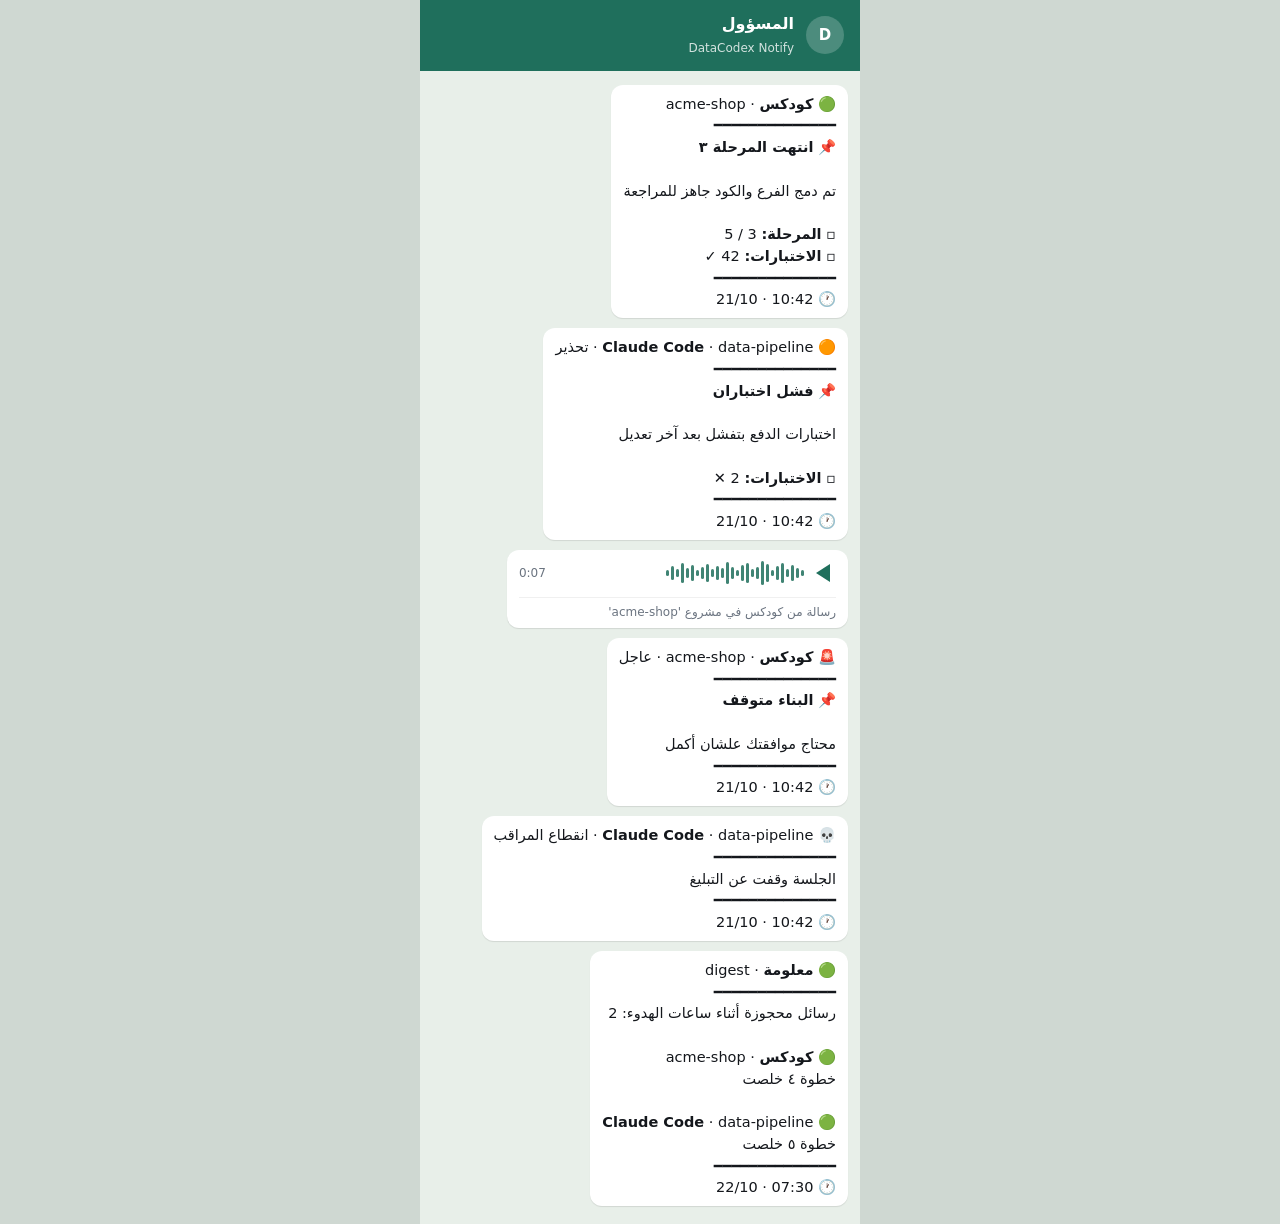
<file: docs/assets/mockups/chat-ar.html>
<!doctype html>
<html lang="ar" dir="rtl"><head><meta charset="utf-8"><meta name="viewport" content="width=device-width,initial-scale=1">
<title>Chat mockup</title>
<style>
:root{--bg:#e8efe9;--bar:#1f6f5c;--bubble:#ffffff;--text:#14171c;--muted:#6b7480;--accent:#2f6bff}
*{box-sizing:border-box}
body{margin:0;background:#cfd8d2;font:15px/1.5 "IBM Plex Sans Arabic","Segoe UI",system-ui,sans-serif;color:var(--text)}
.phone{width:440px;margin:0 auto;background:var(--bg);min-height:100vh}
.top{background:var(--bar);color:#fff;padding:12px 16px;display:flex;align-items:center;gap:12px}
.avatar{width:38px;height:38px;border-radius:50%;background:#ffffff33;display:flex;align-items:center;justify-content:center;font-weight:600}
.top b{display:block;font-size:16px}.top span{font-size:12px;opacity:.8}
.chat{padding:14px 12px 18px;display:flex;flex-direction:column;gap:10px}
.day{align-self:center;background:#ffffffb0;border-radius:8px;padding:2px 10px;font-size:12px;color:var(--muted)}
.bubble{background:var(--bubble);border-radius:12px;padding:9px 12px 7px;max-width:92%;align-self:flex-start;box-shadow:0 1px 1px #0000001a;word-break:break-word;white-space:normal;font-size:14.5px}
.bubble b{font-weight:700}
.voice{display:flex;flex-wrap:wrap;align-items:center;gap:10px;width:82%}
.play{width:0;height:0;border-inline-start:14px solid var(--bar);border-block:9px solid transparent;margin-inline:6px 2px}
.wave{display:flex;align-items:center;gap:2px;flex:1;height:28px}
.wave i{display:block;width:3px;background:var(--bar);border-radius:2px;opacity:.85}
.dur{font-size:12px;color:var(--muted)}
.said{flex-basis:100%;font-size:12px;color:var(--muted);border-top:1px solid #0000000f;padding-top:5px}
</style></head><body><div class="phone">
<div class="top"><div class="avatar">D</div><div><b>المسؤول</b><span>DataCodex Notify</span></div></div>
<div class="chat">
<div class="bubble">🟢 <b>كودكس</b> · acme-shop<br>━━━━━━━━━━━━━━<br>📌 <b>انتهت المرحلة ٣</b><br><br>تم دمج الفرع والكود جاهز للمراجعة<br><br>▫️ <b>المرحلة:</b> 3 / 5<br>▫️ <b>الاختبارات:</b> 42 ✓<br>━━━━━━━━━━━━━━<br>🕐 10:42 · 21/10</div>
<div class="bubble">🟠 <b>Claude Code</b> · data-pipeline · تحذير<br>━━━━━━━━━━━━━━<br>📌 <b>فشل اختباران</b><br><br>اختبارات الدفع بتفشل بعد آخر تعديل<br><br>▫️ <b>الاختبارات:</b> 2 ✕<br>━━━━━━━━━━━━━━<br>🕐 10:42 · 21/10</div>
<div class="bubble voice"><div class="play"></div><div class="wave"><i style="height:6px"></i><i style="height:10px"></i><i style="height:16px"></i><i style="height:8px"></i><i style="height:20px"></i><i style="height:14px"></i><i style="height:6px"></i><i style="height:18px"></i><i style="height:24px"></i><i style="height:12px"></i><i style="height:8px"></i><i style="height:20px"></i><i style="height:16px"></i><i style="height:6px"></i><i style="height:12px"></i><i style="height:22px"></i><i style="height:10px"></i><i style="height:14px"></i><i style="height:8px"></i><i style="height:18px"></i><i style="height:12px"></i><i style="height:6px"></i><i style="height:16px"></i><i style="height:10px"></i><i style="height:20px"></i><i style="height:8px"></i><i style="height:14px"></i><i style="height:6px"></i></div><span class="dur">0:07</span><div class="said">رسالة من كودكس في مشروع 'acme-shop'</div></div>
<div class="bubble">🚨 <b>كودكس</b> · acme-shop · عاجل<br>━━━━━━━━━━━━━━<br>📌 <b>البناء متوقف</b><br><br>محتاج موافقتك علشان أكمل<br>━━━━━━━━━━━━━━<br>🕐 10:42 · 21/10</div>
<div class="bubble">💀 <b>Claude Code</b> · data-pipeline · انقطاع المراقب<br>━━━━━━━━━━━━━━<br>الجلسة وقفت عن التبليغ<br>━━━━━━━━━━━━━━<br>🕐 10:42 · 21/10</div>
<div class="bubble">🟢 <b>معلومة</b> · digest<br>━━━━━━━━━━━━━━<br>رسائل محجوزة أثناء ساعات الهدوء: 2<br><br>🟢 <b>كودكس</b> · acme-shop<br>خطوة ٤ خلصت<br><br>🟢 <b>Claude Code</b> · data-pipeline<br>خطوة ٥ خلصت<br>━━━━━━━━━━━━━━<br>🕐 07:30 · 22/10</div>
</div></body></html>
</file>
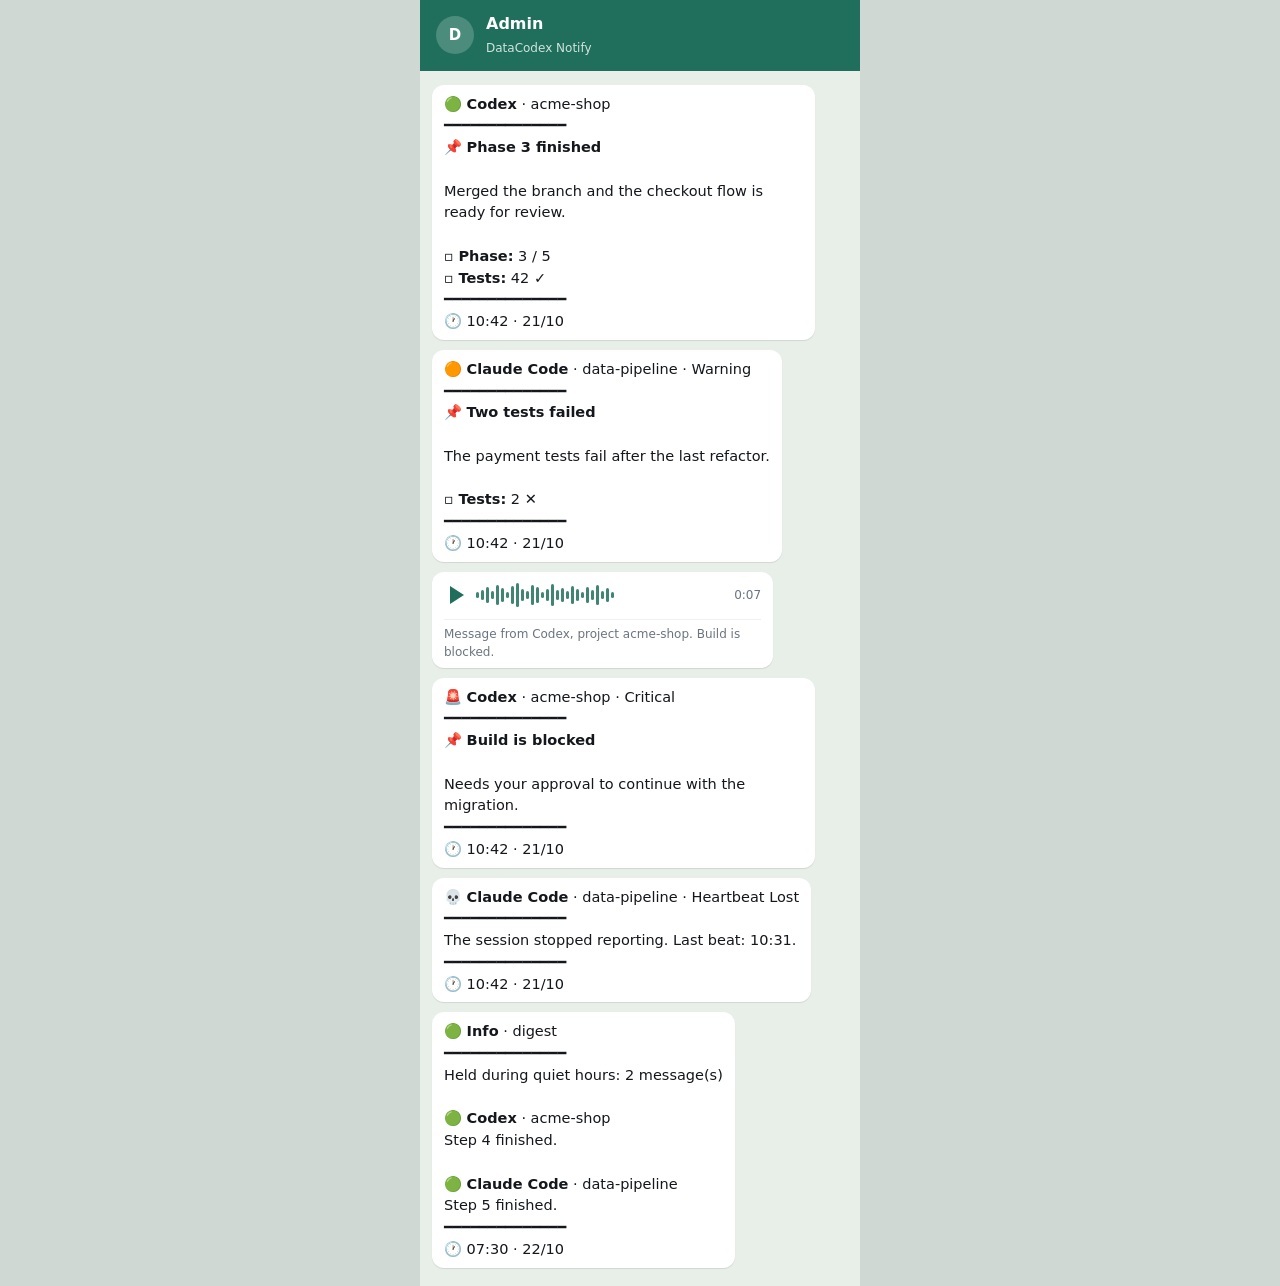
<file: docs/assets/mockups/chat-en.html>
<!doctype html>
<html lang="en" dir="ltr"><head><meta charset="utf-8"><meta name="viewport" content="width=device-width,initial-scale=1">
<title>Chat mockup</title>
<style>
:root{--bg:#e8efe9;--bar:#1f6f5c;--bubble:#ffffff;--text:#14171c;--muted:#6b7480;--accent:#2f6bff}
*{box-sizing:border-box}
body{margin:0;background:#cfd8d2;font:15px/1.5 "IBM Plex Sans Arabic","Segoe UI",system-ui,sans-serif;color:var(--text)}
.phone{width:440px;margin:0 auto;background:var(--bg);min-height:100vh}
.top{background:var(--bar);color:#fff;padding:12px 16px;display:flex;align-items:center;gap:12px}
.avatar{width:38px;height:38px;border-radius:50%;background:#ffffff33;display:flex;align-items:center;justify-content:center;font-weight:600}
.top b{display:block;font-size:16px}.top span{font-size:12px;opacity:.8}
.chat{padding:14px 12px 18px;display:flex;flex-direction:column;gap:10px}
.day{align-self:center;background:#ffffffb0;border-radius:8px;padding:2px 10px;font-size:12px;color:var(--muted)}
.bubble{background:var(--bubble);border-radius:12px;padding:9px 12px 7px;max-width:92%;align-self:flex-start;box-shadow:0 1px 1px #0000001a;word-break:break-word;white-space:normal;font-size:14.5px}
.bubble b{font-weight:700}
.voice{display:flex;flex-wrap:wrap;align-items:center;gap:10px;width:82%}
.play{width:0;height:0;border-inline-start:14px solid var(--bar);border-block:9px solid transparent;margin-inline:6px 2px}
.wave{display:flex;align-items:center;gap:2px;flex:1;height:28px}
.wave i{display:block;width:3px;background:var(--bar);border-radius:2px;opacity:.85}
.dur{font-size:12px;color:var(--muted)}
.said{flex-basis:100%;font-size:12px;color:var(--muted);border-top:1px solid #0000000f;padding-top:5px}
</style></head><body><div class="phone">
<div class="top"><div class="avatar">D</div><div><b>Admin</b><span>DataCodex Notify</span></div></div>
<div class="chat">
<div class="bubble">🟢 <b>Codex</b> · acme-shop<br>━━━━━━━━━━━━━━<br>📌 <b>Phase 3 finished</b><br><br>Merged the branch and the checkout flow is ready for review.<br><br>▫️ <b>Phase:</b> 3 / 5<br>▫️ <b>Tests:</b> 42 ✓<br>━━━━━━━━━━━━━━<br>🕐 10:42 · 21/10</div>
<div class="bubble">🟠 <b>Claude Code</b> · data-pipeline · Warning<br>━━━━━━━━━━━━━━<br>📌 <b>Two tests failed</b><br><br>The payment tests fail after the last refactor.<br><br>▫️ <b>Tests:</b> 2 ✕<br>━━━━━━━━━━━━━━<br>🕐 10:42 · 21/10</div>
<div class="bubble voice"><div class="play"></div><div class="wave"><i style="height:6px"></i><i style="height:10px"></i><i style="height:16px"></i><i style="height:8px"></i><i style="height:20px"></i><i style="height:14px"></i><i style="height:6px"></i><i style="height:18px"></i><i style="height:24px"></i><i style="height:12px"></i><i style="height:8px"></i><i style="height:20px"></i><i style="height:16px"></i><i style="height:6px"></i><i style="height:12px"></i><i style="height:22px"></i><i style="height:10px"></i><i style="height:14px"></i><i style="height:8px"></i><i style="height:18px"></i><i style="height:12px"></i><i style="height:6px"></i><i style="height:16px"></i><i style="height:10px"></i><i style="height:20px"></i><i style="height:8px"></i><i style="height:14px"></i><i style="height:6px"></i></div><span class="dur">0:07</span><div class="said">Message from Codex, project acme-shop. Build is blocked.</div></div>
<div class="bubble">🚨 <b>Codex</b> · acme-shop · Critical<br>━━━━━━━━━━━━━━<br>📌 <b>Build is blocked</b><br><br>Needs your approval to continue with the migration.<br>━━━━━━━━━━━━━━<br>🕐 10:42 · 21/10</div>
<div class="bubble">💀 <b>Claude Code</b> · data-pipeline · Heartbeat Lost<br>━━━━━━━━━━━━━━<br>The session stopped reporting. Last beat: 10:31.<br>━━━━━━━━━━━━━━<br>🕐 10:42 · 21/10</div>
<div class="bubble">🟢 <b>Info</b> · digest<br>━━━━━━━━━━━━━━<br>Held during quiet hours: 2 message(s)<br><br>🟢 <b>Codex</b> · acme-shop<br>Step 4 finished.<br><br>🟢 <b>Claude Code</b> · data-pipeline<br>Step 5 finished.<br>━━━━━━━━━━━━━━<br>🕐 07:30 · 22/10</div>
</div></body></html>
</file>
<file: web/app.css>
@font-face{font-family:"IBM Plex Sans Arabic";font-weight:400;font-display:swap;src:url("fonts/ibm-plex-sans-arabic-arabic-400.woff2") format("woff2");unicode-range:U+0600-06FF,U+0750-077F,U+08A0-08FF,U+FB50-FDFF,U+FE70-FEFF}
@font-face{font-family:"IBM Plex Sans Arabic";font-weight:600;font-display:swap;src:url("fonts/ibm-plex-sans-arabic-arabic-600.woff2") format("woff2");unicode-range:U+0600-06FF,U+0750-077F,U+08A0-08FF,U+FB50-FDFF,U+FE70-FEFF}
@font-face{font-family:"IBM Plex Sans Arabic";font-weight:400;font-display:swap;src:url("fonts/ibm-plex-sans-arabic-latin-400.woff2") format("woff2");unicode-range:U+0000-00FF,U+0131,U+0152-0153,U+02BB-02BC,U+02C6,U+02DA,U+02DC,U+2000-206F,U+20AC,U+2122,U+2191,U+2193,U+2212,U+2215}
@font-face{font-family:"IBM Plex Sans Arabic";font-weight:600;font-display:swap;src:url("fonts/ibm-plex-sans-arabic-latin-600.woff2") format("woff2");unicode-range:U+0000-00FF,U+0131,U+0152-0153,U+02BB-02BC,U+02C6,U+02DA,U+02DC,U+2000-206F,U+20AC,U+2122,U+2191,U+2193,U+2212,U+2215}

:root{
  --bg:#F6F7F9;--surface:#FFFFFF;--text:#14171C;--text-2:#5B6472;--accent:#2F6BFF;
  --success:#1F9D55;--warning:#C98A00;--danger:#D93838;--border:#E3E6EB;
  --shadow:0 1px 3px rgba(20,23,28,.08),0 4px 12px rgba(20,23,28,.05);
  --radius-card:14px;--radius-ctl:10px;
  --font:"IBM Plex Sans Arabic","Segoe UI",system-ui,sans-serif;
}
@media (prefers-color-scheme:dark){
  :root{--bg:#0F1216;--surface:#171B21;--text:#E8EBF0;--text-2:#9AA3B2;--accent:#5A8BFF;
    --success:#34C26F;--warning:#E3A82B;--danger:#F06262;--border:#262C35;
    --shadow:0 1px 3px rgba(0,0,0,.4)}
}
*{box-sizing:border-box}
[hidden]{display:none!important}
html,body{margin:0;height:100%}
body{background:var(--bg);color:var(--text);font:400 14px/1.5 var(--font)}
.app{max-width:460px;margin:0 auto;height:100vh;display:flex;flex-direction:column;padding:10px 14px 12px;gap:8px}

.header{display:flex;align-items:center;gap:8px}
.title{font-size:18px;font-weight:600;margin:0;flex:1}
.state-label{font-size:12px;color:var(--text-2)}
.dot{width:12px;height:12px;border-radius:50%;flex:none;background:var(--text-2)}
.dot-green{background:var(--success)}.dot-yellow{background:var(--warning)}.dot-red{background:var(--danger)}

.tabs{display:flex;gap:4px;border-bottom:1px solid var(--border)}
.tab{flex:1;background:none;border:0;border-bottom:2px solid transparent;color:var(--text-2);padding:6px 2px;font:inherit;font-size:13px;cursor:pointer;white-space:nowrap}
.tab.active{color:var(--accent);border-bottom-color:var(--accent);font-weight:600}
.tab:focus-visible,.btn:focus-visible,input:focus-visible,select:focus-visible{outline:2px solid var(--accent);outline-offset:2px}

.content{flex:1;overflow:auto;min-height:0}
.view,.subpanel,.subpanels,.home-main{display:flex;flex-direction:column;gap:8px}
.card{background:var(--surface);border:1px solid var(--border);border-radius:var(--radius-card);padding:10px 12px;box-shadow:var(--shadow)}
.card h2{font-size:14px;margin:0 0 6px;font-weight:600}
.muted{color:var(--text-2);font-size:12px}
.center{text-align:center}

.state-card{display:flex;align-items:center;gap:12px}
.state-card .dot{width:18px;height:18px}
.state-main{font-size:16px;font-weight:600}
.qr-box{display:flex;align-items:center;justify-content:center;margin:0 auto;width:224px;height:224px}
.qr-box .qr{margin:0}
.qr-refresh{width:224px;height:224px;display:flex;flex-direction:column;align-items:center;justify-content:center;gap:12px;font-size:1.05rem;border-radius:var(--radius-ctl)}
.qr-refresh svg{width:56px;height:56px}
.spinner{width:48px;height:48px;border-radius:50%;border:5px solid var(--border,#ccc);border-top-color:var(--accent);animation:dcn-spin 1s linear infinite}
@keyframes dcn-spin{to{transform:rotate(360deg)}}
.banner-error{border:1px solid #c0392b;color:#c0392b;font-weight:600;text-align:center}
.qr{display:block;margin:0 auto;width:224px;height:224px;border-radius:var(--radius-ctl);background:#fff;padding:8px}
.steps{margin:6px 0 0;padding-inline-start:20px;color:var(--text-2);font-size:12px}

.btn{font:inherit;border:1px solid var(--border);background:var(--surface);color:var(--text);border-radius:var(--radius-ctl);padding:6px 12px;cursor:pointer;display:inline-flex;align-items:center;gap:6px;justify-content:center}
.btn:disabled{opacity:.5;cursor:not-allowed}
.btn-primary{background:var(--accent);border-color:var(--accent);color:#fff;font-weight:600}
.btn-danger{color:var(--danger);border-color:var(--danger)}
.btn-ghost{background:none}
.btn-small{padding:4px 10px;font-size:12px}
.btn-block{width:100%}
.icon{width:16px;height:16px;fill:none;stroke:currentColor;stroke-width:1.8;stroke-linecap:round;stroke-linejoin:round;flex:none}

.field{display:flex;flex-direction:column;gap:3px;margin-bottom:8px;min-width:0}
.field label{font-size:12px;color:var(--text-2)}
input[type=text],input[type=tel],input[type=password],input[type=number],input[type=time],textarea,select{font:inherit;color:var(--text);background:var(--bg);border:1px solid var(--border);border-radius:var(--radius-ctl);padding:6px 8px;width:100%}
.checks{display:flex;gap:12px;flex-wrap:wrap}
.checks label{display:inline-flex;gap:6px;align-items:center;color:var(--text);font-size:14px}
.form-actions{display:flex;gap:8px}

.row{display:flex;align-items:center;gap:8px;padding:6px 0;border-top:1px solid var(--border)}
.row:first-child{border-top:0}
.row-main{flex:1;min-width:0}
.row-title{font-weight:600;overflow:hidden;text-overflow:ellipsis;white-space:nowrap}
.number{direction:ltr;unicode-bidi:isolate;font-variant-numeric:tabular-nums}
.chip{display:inline-block;border-radius:999px;padding:0 8px;font-size:12px;border:1px solid var(--border);color:var(--text-2)}
.chip-warning{color:var(--warning);border-color:var(--warning)}.chip-critical{color:var(--danger);border-color:var(--danger)}
.chips{display:flex;gap:4px;flex-wrap:wrap;margin-top:4px}

.toggle{position:relative;width:38px;height:22px;flex:none}
.toggle input{position:absolute;inset:0;opacity:0;cursor:pointer;margin:0}
.toggle span{position:absolute;inset:0;background:var(--border);border-radius:999px;transition:background .15s}
.toggle span::after{content:"";position:absolute;top:3px;inset-inline-start:3px;width:16px;height:16px;border-radius:50%;background:#fff;transition:inset-inline-start .15s}
.toggle input:checked+span{background:var(--success)}
.toggle input:checked+span::after{inset-inline-start:19px}
.toggle input:focus-visible+span{outline:2px solid var(--accent);outline-offset:2px}

.filters{display:flex;gap:8px}
.log-row{cursor:pointer;flex-wrap:wrap}
.log-time{font-variant-numeric:tabular-nums;color:var(--text-2);font-size:12px;direction:ltr;unicode-bidi:isolate}
.status-ok{color:var(--success)}.status-fail{color:var(--danger)}.status-wait{color:var(--warning)}
.log-details{flex-basis:100%;white-space:pre-wrap;word-break:break-word;background:var(--bg);border-radius:var(--radius-ctl);padding:8px;font-size:12px}

.empty{text-align:center;color:var(--text-2);padding:16px 8px}
.empty .btn{margin-top:12px}

.toast{position:fixed;inset-inline:16px;bottom:16px;max-width:428px;margin:0 auto;background:var(--text);color:var(--bg);border-radius:var(--radius-ctl);padding:10px 14px;box-shadow:var(--shadow)}
.toast.error{background:var(--danger);color:#fff}
textarea{resize:vertical;line-height:1.4}
.row select{width:auto;flex:none;min-width:96px}

/* ---- navigation and layout helpers */
.subtabs{display:flex;gap:6px}
.subtab{flex:1;background:var(--surface);border:1px solid var(--border);border-radius:999px;color:var(--text-2);padding:4px 8px;font:inherit;font-size:13px;cursor:pointer;white-space:nowrap}
.subtab.active{background:var(--accent);border-color:var(--accent);color:#fff;font-weight:600}
.subtab:focus-visible{outline:2px solid var(--accent);outline-offset:2px}
.pair-fields{display:grid;grid-template-columns:1fr 1fr;gap:8px}
.triple-fields{display:grid;grid-template-columns:repeat(3,1fr);gap:6px}
.wrap{white-space:normal!important}
.form-actions.wrap{flex-wrap:wrap}
.card-head{display:flex;align-items:center;justify-content:space-between;gap:8px;margin-bottom:4px}
.card-head h2{margin:0}
.fill-card{min-height:0}
.pager-list{min-height:0}
.pager-bar{display:flex;align-items:center;justify-content:center;gap:12px;padding-top:4px}
.pager-bar .btn{min-width:36px}
.unsaved{color:var(--warning);font-size:12px;align-self:center}
.inline-save{display:flex;gap:6px;align-items:center}
.btn-big{width:100%;padding:14px;font-size:16px}

/* ---- expanders */
.expander{border:1px solid var(--border);border-radius:var(--radius-ctl);background:var(--bg)}
.expander>summary{cursor:pointer;padding:6px 10px;font-size:13px;color:var(--text-2);list-style-position:inside}
.expander[open]>summary{border-bottom:1px solid var(--border)}
.expander-body{padding:8px 10px;max-height:240px;overflow:auto}

/* ---- Home */
.pair-card h2{text-align:center}
.pair-card .qr-box{margin:4px auto}
.controls-card{display:flex;align-items:center;justify-content:space-between;gap:8px}
.chip-button{font:inherit;background:var(--bg);border:1px solid var(--border);border-radius:999px;color:var(--text);padding:4px 12px;cursor:pointer}
.recent-list .row:first-child{border-top:0}
.msg-line{display:flex;align-items:center;gap:8px;min-width:0;width:100%}
.log-row{flex-direction:column;align-items:stretch;gap:4px;padding:6px 0}
.ticks{font-size:13px;letter-spacing:-2px;flex:none}
.ticks-read{color:var(--accent)}
.tests-row{display:flex;gap:8px;align-items:center}
.more-menu{position:relative}
.more-menu>summary{list-style:none;cursor:pointer}
.more-menu>summary::-webkit-details-marker{display:none}
.more-pop{position:absolute;inset-inline-end:0;bottom:110%;background:var(--surface);border:1px solid var(--border);border-radius:var(--radius-ctl);padding:6px;box-shadow:var(--shadow);z-index:5}
.checklist{padding:8px 12px}
.check-title{font-weight:600;font-size:13px;margin-bottom:6px}
.check-row{display:flex;gap:6px}
.check-item{flex:1;display:flex;align-items:center;gap:6px;background:var(--bg);border:1px solid var(--border);border-radius:var(--radius-ctl);padding:6px;font:inherit;font-size:12px;color:var(--text);cursor:pointer;text-align:start}
.check-item.done{color:var(--text-2);text-decoration:line-through}
.check-mark{width:20px;height:20px;border-radius:50%;background:var(--accent);color:#fff;display:inline-flex;align-items:center;justify-content:center;font-size:12px;flex:none}
.check-item.done .check-mark{background:var(--success)}
.log-card .log-panel{display:flex;flex-direction:column;gap:6px}
.log-details{max-height:90px;overflow:auto}

/* ---- Agents wizard */
.wizard-head{display:flex;align-items:center;justify-content:space-between;margin-bottom:8px}
.wizard-step{font-weight:600;font-size:13px}
.wizard-dots{display:flex;gap:6px}
.wizard-dot{width:8px;height:8px;border-radius:50%;background:var(--border)}
.wizard-dot.active{background:var(--accent)}
.wizard-body{display:flex;flex-direction:column;gap:8px}
.wizard-nav{justify-content:space-between;margin-top:10px}
.tpl-row{display:grid;grid-template-columns:repeat(3,1fr);gap:6px}
.tpl-card{display:flex;flex-direction:column;gap:4px;align-items:flex-start;text-align:start;font:inherit;background:var(--bg);border:1px solid var(--border);border-radius:var(--radius-ctl);padding:8px;cursor:pointer;color:var(--text)}
.tpl-card.selected{border-color:var(--accent);box-shadow:0 0 0 1px var(--accent)}
.tpl-card .muted{font-size:11px;line-height:1.3}
.events-table{display:flex;flex-direction:column;gap:6px}
.event-row{display:flex;align-items:center;gap:6px;font-size:12px}
.event-row select{width:auto;min-width:72px;padding:3px 4px;font-size:12px}
.more-body{max-height:92px}
.more-body textarea{min-height:0}
#ap-preview{font-size:11px}

/* ---- Agents lists and Advanced */
.session-row .btn{flex:none}
.switch-row{cursor:pointer}
.switch-row .row-main{display:flex;flex-direction:column;gap:2px}
.switch-row .row-title{white-space:normal}
.stack-fields{display:flex;flex-direction:column}
.skill-block{padding-top:6px;border-top:1px solid var(--border);display:flex;flex-direction:column;gap:4px}
.skill-line{display:flex;align-items:center;justify-content:space-between;gap:6px;font-size:11px}
.skill-path{overflow:hidden;text-overflow:ellipsis;white-space:nowrap;direction:ltr}
</file>
